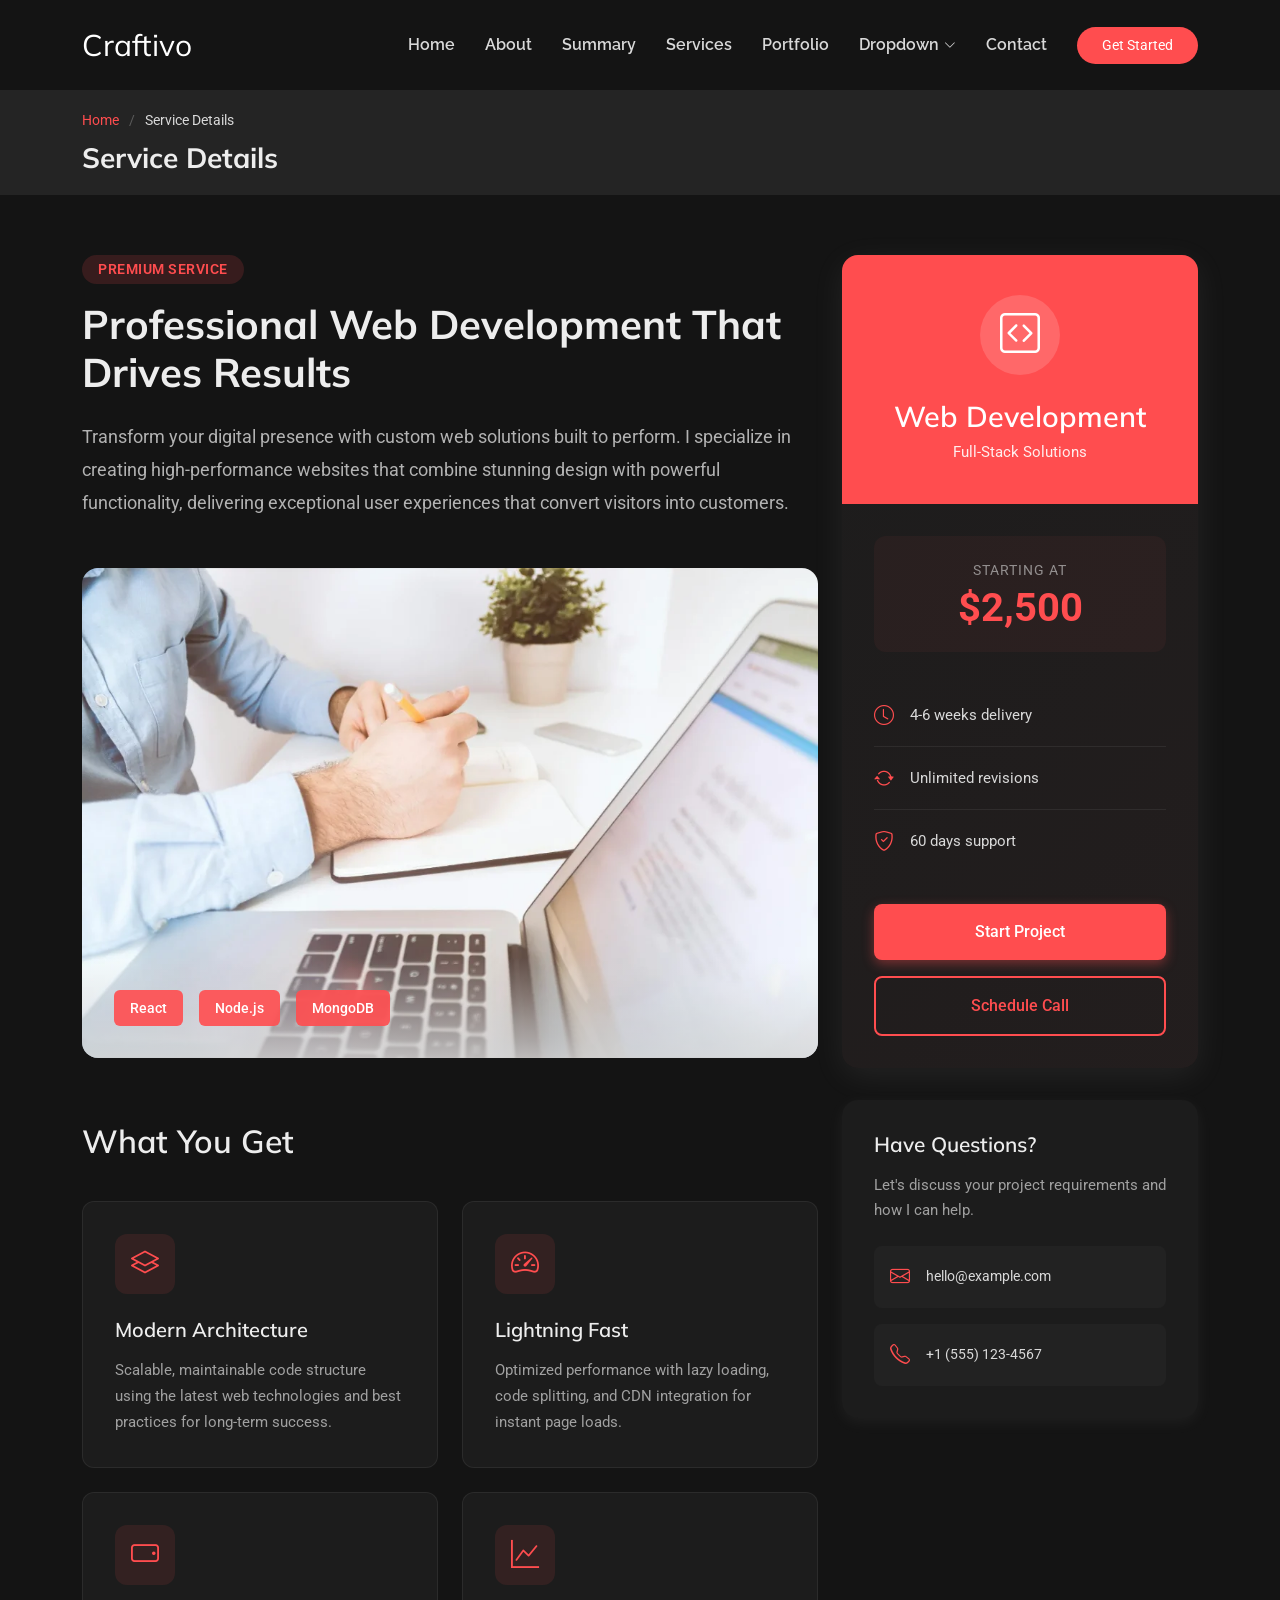
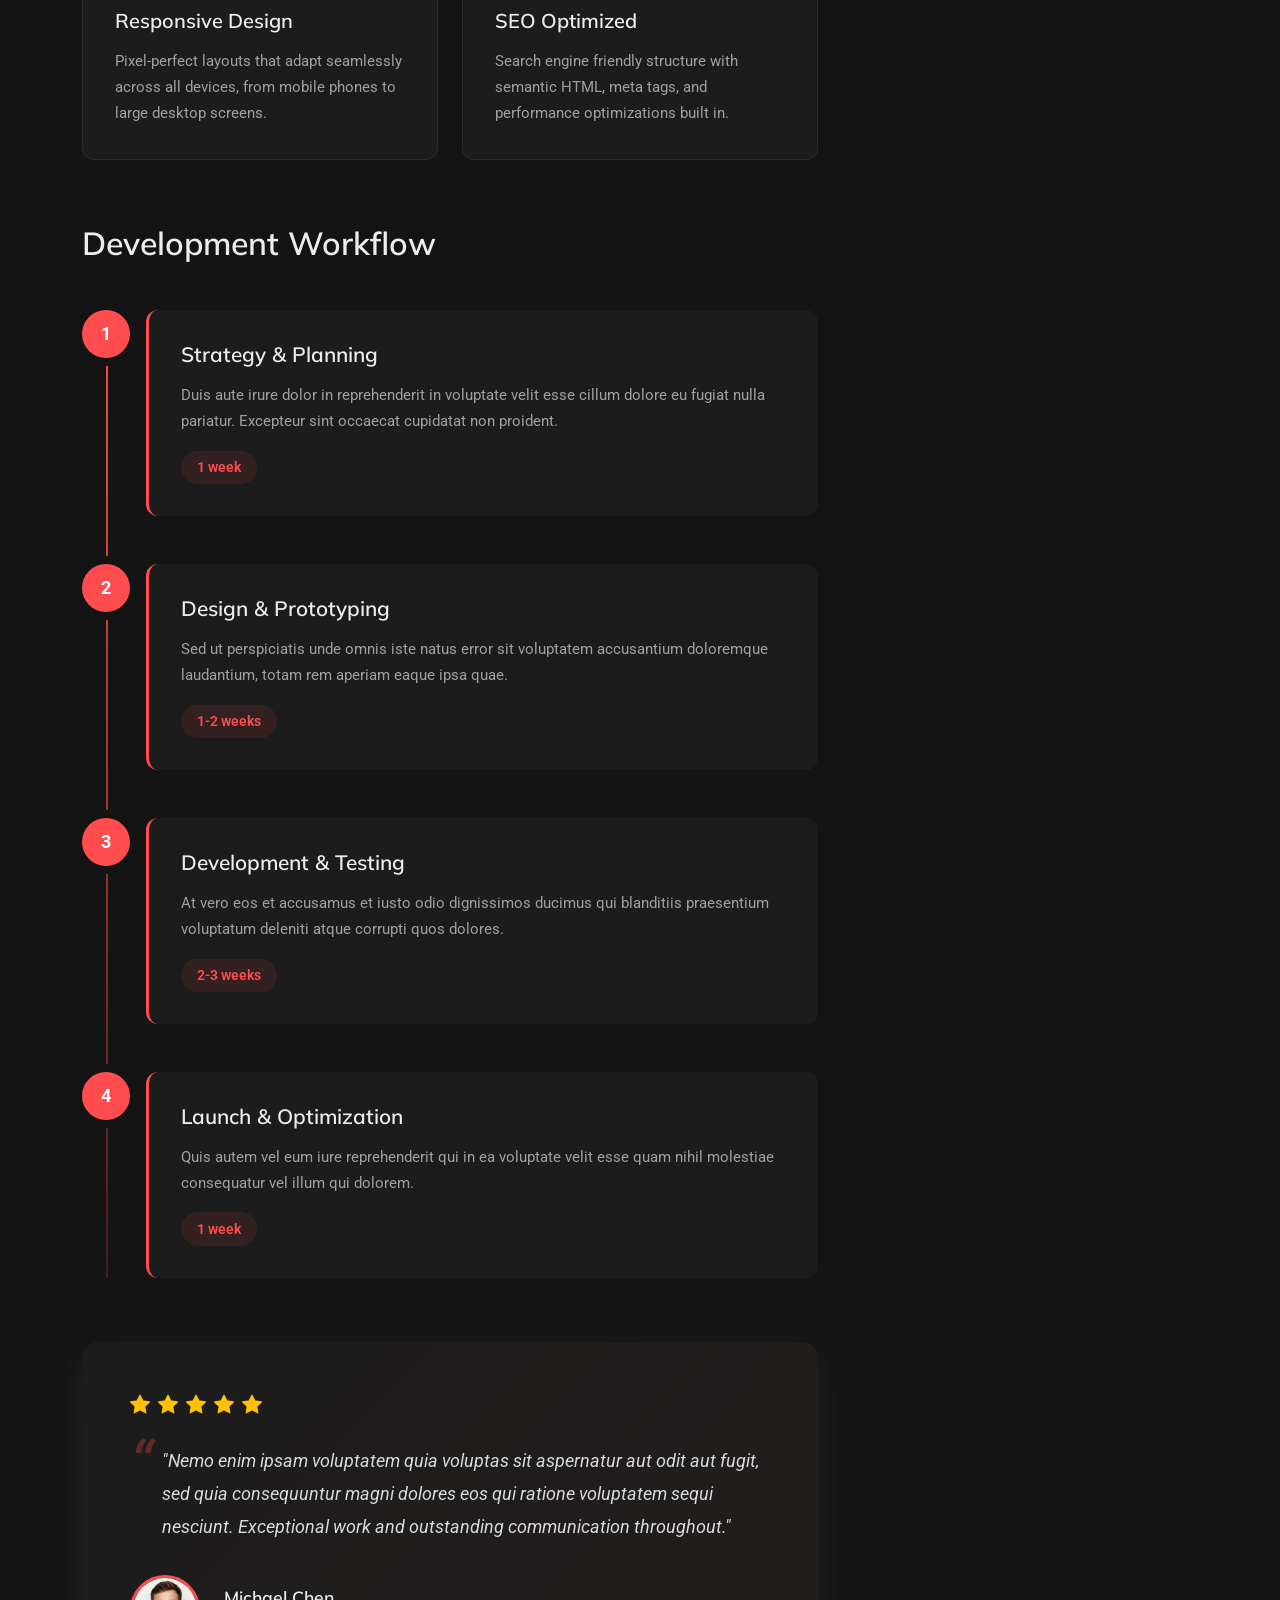
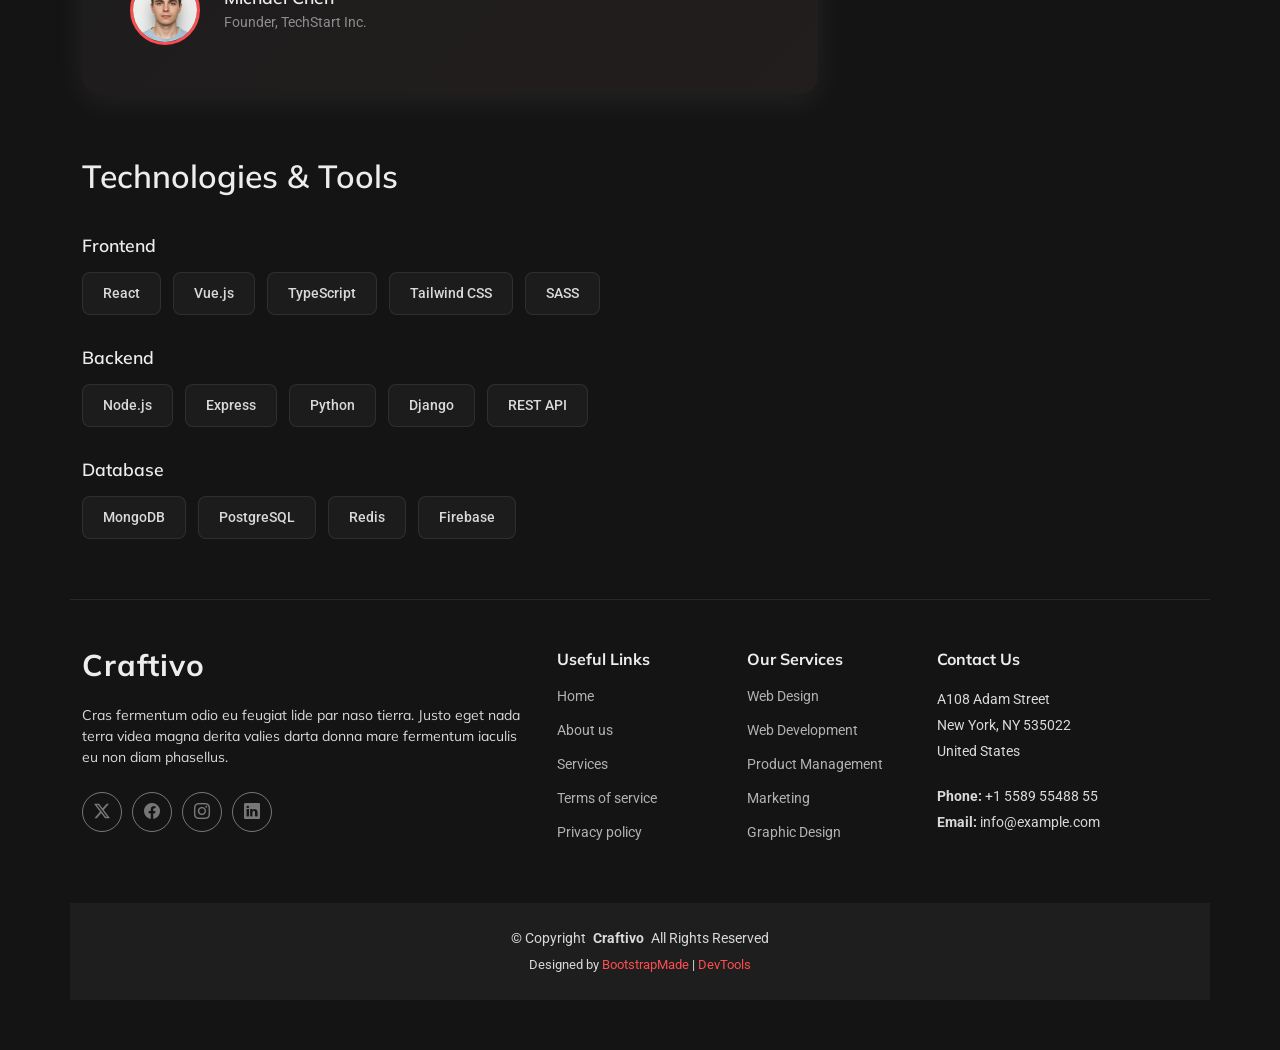
<file: service-details.html>
<!DOCTYPE html>
<html lang="en">

<head>
  <meta charset="utf-8">
  <meta content="width=device-width, initial-scale=1.0" name="viewport">
  <title>Service Details - Craftivo Bootstrap Template</title>
  <meta name="description" content="">
  <meta name="keywords" content="">

  <!-- Favicons -->
  <link href="assets/img/favicon.png" rel="icon">
  <link href="assets/img/apple-touch-icon.png" rel="apple-touch-icon">

  <!-- Fonts -->
  <link href="https://fonts.googleapis.com" rel="preconnect">
  <link href="https://fonts.gstatic.com" rel="preconnect" crossorigin>
  <link href="https://fonts.googleapis.com/css2?family=Roboto:ital,wght@0,100;0,300;0,400;0,500;0,700;0,900;1,100;1,300;1,400;1,500;1,700;1,900&family=Raleway:ital,wght@0,100;0,200;0,300;0,400;0,500;0,600;0,700;0,800;0,900;1,100;1,200;1,300;1,400;1,500;1,600;1,700;1,800;1,900&family=Mulish:ital,wght@0,200;0,300;0,400;0,500;0,600;0,700;0,800;0,900;1,200;1,300;1,400;1,500;1,600;1,700;1,800;1,900&display=swap" rel="stylesheet">

  <!-- Vendor CSS Files -->
  <link href="assets/vendor/bootstrap/css/bootstrap.min.css" rel="stylesheet">
  <link href="assets/vendor/bootstrap-icons/bootstrap-icons.css" rel="stylesheet">
  <link href="assets/vendor/aos/aos.css" rel="stylesheet">
  <link href="assets/vendor/glightbox/css/glightbox.min.css" rel="stylesheet">
  <link href="assets/vendor/swiper/swiper-bundle.min.css" rel="stylesheet">

  <!-- Main CSS File -->
  <link href="assets/css/main.css" rel="stylesheet">

  <!-- =======================================================
  * Template Name: Craftivo
  * Template URL: https://bootstrapmade.com/craftivo-bootstrap-portfolio-template/
  * Updated: Oct 04 2025 with Bootstrap v5.3.8
  * Author: BootstrapMade.com
  * License: https://bootstrapmade.com/license/
  ======================================================== -->
</head>

<body class="service-details-page">

  <header id="header" class="header d-flex align-items-center sticky-top">
    <div class="container-fluid container-xl position-relative d-flex align-items-center">

      <a href="index.html" class="logo d-flex align-items-center me-auto">
        <!-- Uncomment the line below if you also wish to use an image logo -->
        <!-- <img src="assets/img/logo.webp" alt=""> -->
        <h1 class="sitename">Craftivo</h1>
      </a>

      <nav id="navmenu" class="navmenu">
        <ul>
          <li><a href="#hero">Home</a></li>
          <li><a href="#about">About</a></li>
          <li><a href="#resume">Summary</a></li>
          <li><a href="#services">Services</a></li>
          <li><a href="#portfolio">Portfolio</a></li>
          <li class="dropdown"><a href="#"><span>Dropdown</span> <i class="bi bi-chevron-down toggle-dropdown"></i></a>
            <ul>
              <li><a href="#">Dropdown 1</a></li>
              <li class="dropdown"><a href="#"><span>Deep Dropdown</span> <i class="bi bi-chevron-down toggle-dropdown"></i></a>
                <ul>
                  <li><a href="#">Deep Dropdown 1</a></li>
                  <li><a href="#">Deep Dropdown 2</a></li>
                  <li><a href="#">Deep Dropdown 3</a></li>
                  <li><a href="#">Deep Dropdown 4</a></li>
                  <li><a href="#">Deep Dropdown 5</a></li>
                </ul>
              </li>
              <li><a href="#">Dropdown 2</a></li>
              <li><a href="#">Dropdown 3</a></li>
              <li><a href="#">Dropdown 4</a></li>
            </ul>
          </li>
          <li><a href="#contact">Contact</a></li>
        </ul>
        <i class="mobile-nav-toggle d-xl-none bi bi-list"></i>
      </nav>

      <a class="btn-getstarted" href="#about">Get Started</a>

    </div>
  </header>

  <main class="main">

    <!-- Page Title -->
    <div class="page-title light-background">
      <div class="container">
        <nav class="breadcrumbs">
          <ol>
            <li><a href="index.html">Home</a></li>
            <li class="current">Service Details</li>
          </ol>
        </nav>
        <h1>Service Details</h1>
      </div>
    </div><!-- End Page Title -->

    <!-- Service Details Section -->
    <section id="service-details" class="service-details section">

      <div class="container" data-aos="fade-up" data-aos-delay="100">

        <div class="row">

          <div class="col-lg-4 order-lg-2">

            <div class="sticky-sidebar">

              <div class="service-card" data-aos="fade-left" data-aos-delay="200">
                <div class="card-header">
                  <div class="service-icon">
                    <i class="bi bi-code-square"></i>
                  </div>
                  <h3>Web Development</h3>
                  <p class="service-tagline">Full-Stack Solutions</p>
                </div>
                <div class="card-body">
                  <div class="price-tag">
                    <span class="label">Starting at</span>
                    <span class="price">$2,500</span>
                  </div>
                  <ul class="quick-info">
                    <li>
                      <i class="bi bi-clock"></i>
                      <span>4-6 weeks delivery</span>
                    </li>
                    <li>
                      <i class="bi bi-arrow-repeat"></i>
                      <span>Unlimited revisions</span>
                    </li>
                    <li>
                      <i class="bi bi-shield-check"></i>
                      <span>60 days support</span>
                    </li>
                  </ul>
                  <div class="cta-buttons">
                    <a href="#" class="btn-primary">Start Project</a>
                    <a href="#" class="btn-secondary">Schedule Call</a>
                  </div>
                </div>
              </div>

              <div class="contact-card" data-aos="fade-left" data-aos-delay="300">
                <h4>Have Questions?</h4>
                <p>Let's discuss your project requirements and how I can help.</p>
                <div class="contact-methods">
                  <a href="mailto:hello@example.com" class="contact-item">
                    <i class="bi bi-envelope"></i>
                    <span>hello@example.com</span>
                  </a>
                  <a href="tel:+15551234567" class="contact-item">
                    <i class="bi bi-telephone"></i>
                    <span>+1 (555) 123-4567</span>
                  </a>
                </div>
              </div>

            </div>

          </div>

          <div class="col-lg-8 order-lg-1">

            <div class="service-overview" data-aos="fade-up" data-aos-delay="200">
              <div class="overview-header">
                <span class="badge">Premium Service</span>
                <h2>Professional Web Development That Drives Results</h2>
              </div>
              <p class="lead-text">Transform your digital presence with custom web solutions built to perform. I specialize in creating high-performance websites that combine stunning design with powerful functionality, delivering exceptional user experiences that convert visitors into customers.</p>
            </div>

            <div class="service-image-showcase" data-aos="zoom-in" data-aos-delay="300">
              <img src="assets/img/services/services-1.webp" alt="Web Development" class="img-fluid main-image">
              <div class="image-overlay">
                <div class="tech-stack">
                  <span class="tech-item">React</span>
                  <span class="tech-item">Node.js</span>
                  <span class="tech-item">MongoDB</span>
                </div>
              </div>
            </div>

            <div class="features-grid" data-aos="fade-up" data-aos-delay="400">
              <h3 class="section-heading">What You Get</h3>
              <div class="row g-4">
                <div class="col-md-6">
                  <div class="feature-box">
                    <div class="icon-wrapper">
                      <i class="bi bi-layers"></i>
                    </div>
                    <h4>Modern Architecture</h4>
                    <p>Scalable, maintainable code structure using the latest web technologies and best practices for long-term success.</p>
                  </div>
                </div>
                <div class="col-md-6">
                  <div class="feature-box">
                    <div class="icon-wrapper">
                      <i class="bi bi-speedometer2"></i>
                    </div>
                    <h4>Lightning Fast</h4>
                    <p>Optimized performance with lazy loading, code splitting, and CDN integration for instant page loads.</p>
                  </div>
                </div>
                <div class="col-md-6">
                  <div class="feature-box">
                    <div class="icon-wrapper">
                      <i class="bi bi-phone-landscape"></i>
                    </div>
                    <h4>Responsive Design</h4>
                    <p>Pixel-perfect layouts that adapt seamlessly across all devices, from mobile phones to large desktop screens.</p>
                  </div>
                </div>
                <div class="col-md-6">
                  <div class="feature-box">
                    <div class="icon-wrapper">
                      <i class="bi bi-graph-up"></i>
                    </div>
                    <h4>SEO Optimized</h4>
                    <p>Search engine friendly structure with semantic HTML, meta tags, and performance optimizations built in.</p>
                  </div>
                </div>
              </div>
            </div>

            <div class="workflow-section" data-aos="fade-up" data-aos-delay="500">
              <h3 class="section-heading">Development Workflow</h3>
              <div class="timeline">
                <div class="timeline-item">
                  <div class="timeline-marker">1</div>
                  <div class="timeline-content">
                    <h4>Strategy &amp; Planning</h4>
                    <p>Duis aute irure dolor in reprehenderit in voluptate velit esse cillum dolore eu fugiat nulla pariatur. Excepteur sint occaecat cupidatat non proident.</p>
                    <span class="duration">1 week</span>
                  </div>
                </div>
                <div class="timeline-item">
                  <div class="timeline-marker">2</div>
                  <div class="timeline-content">
                    <h4>Design &amp; Prototyping</h4>
                    <p>Sed ut perspiciatis unde omnis iste natus error sit voluptatem accusantium doloremque laudantium, totam rem aperiam eaque ipsa quae.</p>
                    <span class="duration">1-2 weeks</span>
                  </div>
                </div>
                <div class="timeline-item">
                  <div class="timeline-marker">3</div>
                  <div class="timeline-content">
                    <h4>Development &amp; Testing</h4>
                    <p>At vero eos et accusamus et iusto odio dignissimos ducimus qui blanditiis praesentium voluptatum deleniti atque corrupti quos dolores.</p>
                    <span class="duration">2-3 weeks</span>
                  </div>
                </div>
                <div class="timeline-item">
                  <div class="timeline-marker">4</div>
                  <div class="timeline-content">
                    <h4>Launch &amp; Optimization</h4>
                    <p>Quis autem vel eum iure reprehenderit qui in ea voluptate velit esse quam nihil molestiae consequatur vel illum qui dolorem.</p>
                    <span class="duration">1 week</span>
                  </div>
                </div>
              </div>
            </div>

            <div class="testimonial-section" data-aos="fade-up" data-aos-delay="600">
              <div class="testimonial-card">
                <div class="stars">
                  <i class="bi bi-star-fill"></i>
                  <i class="bi bi-star-fill"></i>
                  <i class="bi bi-star-fill"></i>
                  <i class="bi bi-star-fill"></i>
                  <i class="bi bi-star-fill"></i>
                </div>
                <blockquote>
                  "Nemo enim ipsam voluptatem quia voluptas sit aspernatur aut odit aut fugit, sed quia consequuntur magni dolores eos qui ratione voluptatem sequi nesciunt. Exceptional work and outstanding communication throughout."
                </blockquote>
                <div class="client-info">
                  <img src="assets/img/person/person-m-5.webp" alt="Michael Chen" class="client-avatar">
                  <div class="client-details">
                    <h5>Michael Chen</h5>
                    <p>Founder, TechStart Inc.</p>
                  </div>
                </div>
              </div>
            </div>

            <div class="tech-details" data-aos="fade-up" data-aos-delay="700">
              <h3 class="section-heading">Technologies &amp; Tools</h3>
              <div class="tech-categories">
                <div class="tech-category">
                  <h5>Frontend</h5>
                  <div class="tech-tags">
                    <span>React</span>
                    <span>Vue.js</span>
                    <span>TypeScript</span>
                    <span>Tailwind CSS</span>
                    <span>SASS</span>
                  </div>
                </div>
                <div class="tech-category">
                  <h5>Backend</h5>
                  <div class="tech-tags">
                    <span>Node.js</span>
                    <span>Express</span>
                    <span>Python</span>
                    <span>Django</span>
                    <span>REST API</span>
                  </div>
                </div>
                <div class="tech-category">
                  <h5>Database</h5>
                  <div class="tech-tags">
                    <span>MongoDB</span>
                    <span>PostgreSQL</span>
                    <span>Redis</span>
                    <span>Firebase</span>
                  </div>
                </div>
              </div>
            </div>

          </div>

        </div>

      </div>

    </section><!-- /Service Details Section -->

  </main>

  <footer id="footer" class="footer">

    <div class="container footer-top">
      <div class="row gy-4">
        <div class="col-lg-5 col-md-12 footer-about">
          <a href="index.html" class="logo d-flex align-items-center">
            <span class="sitename">Craftivo</span>
          </a>
          <p>Cras fermentum odio eu feugiat lide par naso tierra. Justo eget nada terra videa magna derita valies darta donna mare fermentum iaculis eu non diam phasellus.</p>
          <div class="social-links d-flex mt-4">
            <a href=""><i class="bi bi-twitter-x"></i></a>
            <a href=""><i class="bi bi-facebook"></i></a>
            <a href=""><i class="bi bi-instagram"></i></a>
            <a href=""><i class="bi bi-linkedin"></i></a>
          </div>
        </div>

        <div class="col-lg-2 col-6 footer-links">
          <h4>Useful Links</h4>
          <ul>
            <li><a href="#">Home</a></li>
            <li><a href="#">About us</a></li>
            <li><a href="#">Services</a></li>
            <li><a href="#">Terms of service</a></li>
            <li><a href="#">Privacy policy</a></li>
          </ul>
        </div>

        <div class="col-lg-2 col-6 footer-links">
          <h4>Our Services</h4>
          <ul>
            <li><a href="#">Web Design</a></li>
            <li><a href="#">Web Development</a></li>
            <li><a href="#">Product Management</a></li>
            <li><a href="#">Marketing</a></li>
            <li><a href="#">Graphic Design</a></li>
          </ul>
        </div>

        <div class="col-lg-3 col-md-12 footer-contact text-center text-md-start">
          <h4>Contact Us</h4>
          <p>A108 Adam Street</p>
          <p>New York, NY 535022</p>
          <p>United States</p>
          <p class="mt-4"><strong>Phone:</strong> <span>+1 5589 55488 55</span></p>
          <p><strong>Email:</strong> <span>info@example.com</span></p>
        </div>

      </div>
    </div>

    <div class="container copyright text-center mt-4">
      <p>© <span>Copyright</span> <strong class="px-1 sitename">Craftivo</strong> <span>All Rights Reserved</span></p>
      <div class="credits">
        <!-- All the links in the footer should remain intact. -->
        <!-- You can delete the links only if you've purchased the pro version. -->
        <!-- Licensing information: https://bootstrapmade.com/license/ -->
        <!-- Purchase the pro version with working PHP/AJAX contact form: [buy-url] -->
        Designed by <a href="https://bootstrapmade.com/">BootstrapMade</a> | <a href="https://bootstrapmade.com/tools/">DevTools</a>
      </div>
    </div>

  </footer>

  <!-- Scroll Top -->
  <a href="#" id="scroll-top" class="scroll-top d-flex align-items-center justify-content-center"><i class="bi bi-arrow-up-short"></i></a>

  <!-- Preloader -->
  <div id="preloader"></div>

  <!-- Vendor JS Files -->
  <script src="assets/vendor/bootstrap/js/bootstrap.bundle.min.js"></script>
  <script src="assets/vendor/php-email-form/validate.js"></script>
  <script src="assets/vendor/aos/aos.js"></script>
  <script src="assets/vendor/typed.js/typed.umd.js"></script>
  <script src="assets/vendor/waypoints/noframework.waypoints.js"></script>
  <script src="assets/vendor/glightbox/js/glightbox.min.js"></script>
  <script src="assets/vendor/imagesloaded/imagesloaded.pkgd.min.js"></script>
  <script src="assets/vendor/isotope-layout/isotope.pkgd.min.js"></script>
  <script src="assets/vendor/swiper/swiper-bundle.min.js"></script>

  <!-- Main JS File -->
  <script src="assets/js/main.js"></script>

</body>

</html>
</file>
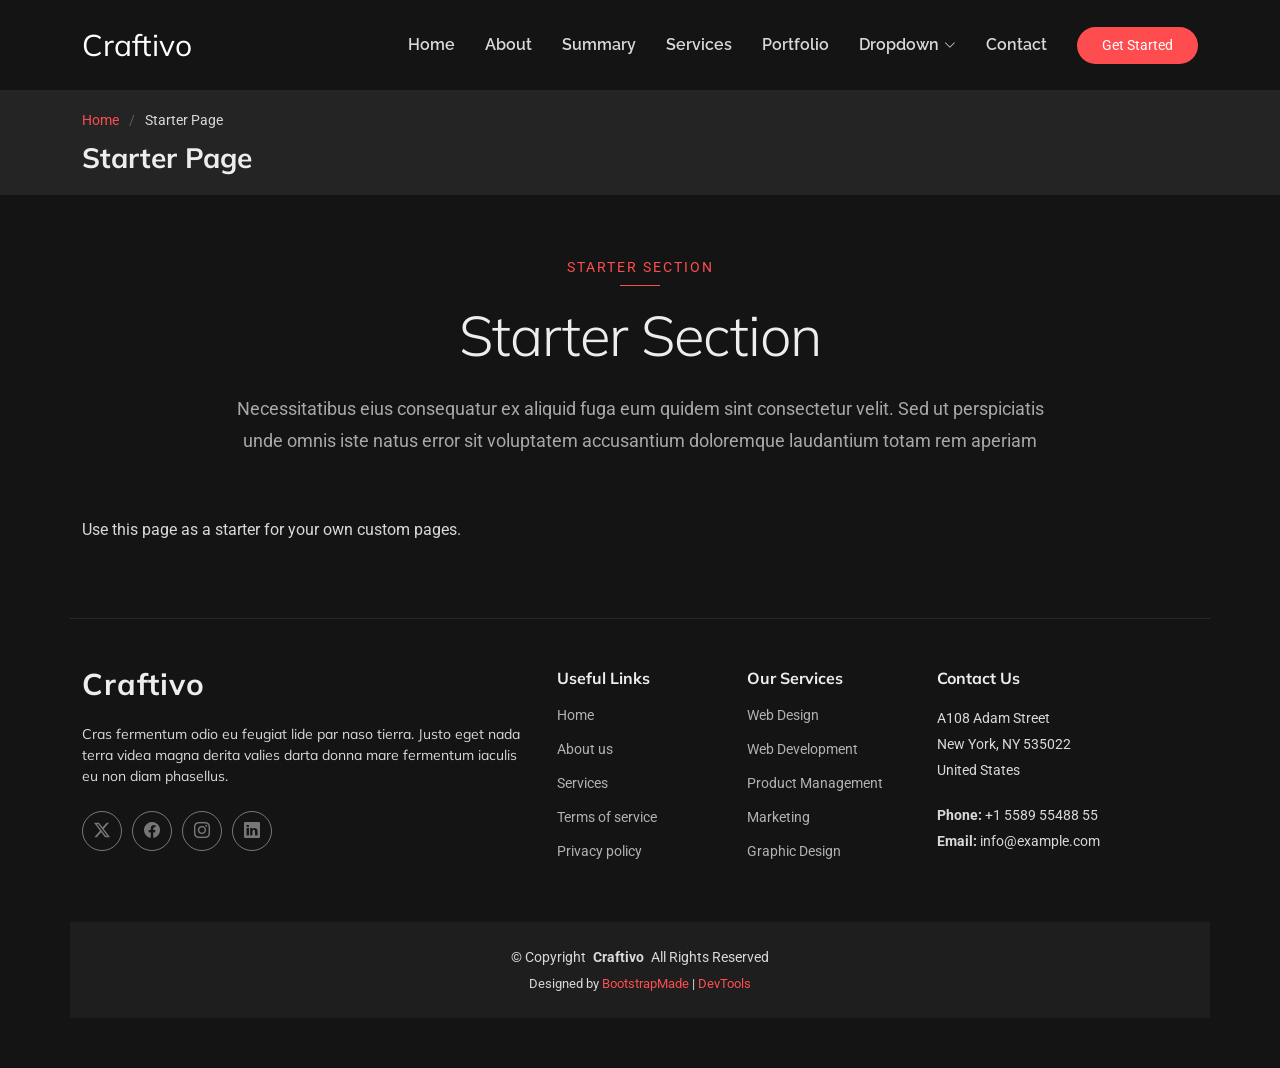
<file: starter-page.html>
<!DOCTYPE html>
<html lang="en">

<head>
  <meta charset="utf-8">
  <meta content="width=device-width, initial-scale=1.0" name="viewport">
  <title>Starter Page - Craftivo Bootstrap Template</title>
  <meta name="description" content="">
  <meta name="keywords" content="">

  <!-- Favicons -->
  <link href="assets/img/favicon.png" rel="icon">
  <link href="assets/img/apple-touch-icon.png" rel="apple-touch-icon">

  <!-- Fonts -->
  <link href="https://fonts.googleapis.com" rel="preconnect">
  <link href="https://fonts.gstatic.com" rel="preconnect" crossorigin>
  <link href="https://fonts.googleapis.com/css2?family=Roboto:ital,wght@0,100;0,300;0,400;0,500;0,700;0,900;1,100;1,300;1,400;1,500;1,700;1,900&family=Raleway:ital,wght@0,100;0,200;0,300;0,400;0,500;0,600;0,700;0,800;0,900;1,100;1,200;1,300;1,400;1,500;1,600;1,700;1,800;1,900&family=Mulish:ital,wght@0,200;0,300;0,400;0,500;0,600;0,700;0,800;0,900;1,200;1,300;1,400;1,500;1,600;1,700;1,800;1,900&display=swap" rel="stylesheet">

  <!-- Vendor CSS Files -->
  <link href="assets/vendor/bootstrap/css/bootstrap.min.css" rel="stylesheet">
  <link href="assets/vendor/bootstrap-icons/bootstrap-icons.css" rel="stylesheet">
  <link href="assets/vendor/aos/aos.css" rel="stylesheet">
  <link href="assets/vendor/glightbox/css/glightbox.min.css" rel="stylesheet">
  <link href="assets/vendor/swiper/swiper-bundle.min.css" rel="stylesheet">

  <!-- Main CSS File -->
  <link href="assets/css/main.css" rel="stylesheet">

  <!-- =======================================================
  * Template Name: Craftivo
  * Template URL: https://bootstrapmade.com/craftivo-bootstrap-portfolio-template/
  * Updated: Oct 04 2025 with Bootstrap v5.3.8
  * Author: BootstrapMade.com
  * License: https://bootstrapmade.com/license/
  ======================================================== -->
</head>

<body class="starter-page-page">

  <header id="header" class="header d-flex align-items-center sticky-top">
    <div class="container-fluid container-xl position-relative d-flex align-items-center">

      <a href="index.html" class="logo d-flex align-items-center me-auto">
        <!-- Uncomment the line below if you also wish to use an image logo -->
        <!-- <img src="assets/img/logo.webp" alt=""> -->
        <h1 class="sitename">Craftivo</h1>
      </a>

      <nav id="navmenu" class="navmenu">
        <ul>
          <li><a href="#hero">Home</a></li>
          <li><a href="#about">About</a></li>
          <li><a href="#resume">Summary</a></li>
          <li><a href="#services">Services</a></li>
          <li><a href="#portfolio">Portfolio</a></li>
          <li class="dropdown"><a href="#"><span>Dropdown</span> <i class="bi bi-chevron-down toggle-dropdown"></i></a>
            <ul>
              <li><a href="#">Dropdown 1</a></li>
              <li class="dropdown"><a href="#"><span>Deep Dropdown</span> <i class="bi bi-chevron-down toggle-dropdown"></i></a>
                <ul>
                  <li><a href="#">Deep Dropdown 1</a></li>
                  <li><a href="#">Deep Dropdown 2</a></li>
                  <li><a href="#">Deep Dropdown 3</a></li>
                  <li><a href="#">Deep Dropdown 4</a></li>
                  <li><a href="#">Deep Dropdown 5</a></li>
                </ul>
              </li>
              <li><a href="#">Dropdown 2</a></li>
              <li><a href="#">Dropdown 3</a></li>
              <li><a href="#">Dropdown 4</a></li>
            </ul>
          </li>
          <li><a href="#contact">Contact</a></li>
        </ul>
        <i class="mobile-nav-toggle d-xl-none bi bi-list"></i>
      </nav>

      <a class="btn-getstarted" href="#about">Get Started</a>

    </div>
  </header>

  <main class="main">

    <!-- Page Title -->
    <div class="page-title light-background">
      <div class="container">
        <nav class="breadcrumbs">
          <ol>
            <li><a href="index.html">Home</a></li>
            <li class="current">Starter Page</li>
          </ol>
        </nav>
        <h1>Starter Page</h1>
      </div>
    </div><!-- End Page Title -->

    <!-- Starter Section Section -->
    <section id="starter-section" class="starter-section section">

      <!-- Section Title -->
      <div class="container section-title" data-aos="fade-up">
        <span class="subtitle">Starter Section</span>
        <h2>Starter Section</h2>
        <p>Necessitatibus eius consequatur ex aliquid fuga eum quidem sint consectetur velit. Sed ut perspiciatis unde omnis iste natus error sit voluptatem accusantium doloremque laudantium totam rem aperiam</p>
      </div><!-- End Section Title -->

      <div class="container" data-aos="fade-up">
        <p>Use this page as a starter for your own custom pages.</p>
      </div>

    </section><!-- /Starter Section Section -->

  </main>

  <footer id="footer" class="footer">

    <div class="container footer-top">
      <div class="row gy-4">
        <div class="col-lg-5 col-md-12 footer-about">
          <a href="index.html" class="logo d-flex align-items-center">
            <span class="sitename">Craftivo</span>
          </a>
          <p>Cras fermentum odio eu feugiat lide par naso tierra. Justo eget nada terra videa magna derita valies darta donna mare fermentum iaculis eu non diam phasellus.</p>
          <div class="social-links d-flex mt-4">
            <a href=""><i class="bi bi-twitter-x"></i></a>
            <a href=""><i class="bi bi-facebook"></i></a>
            <a href=""><i class="bi bi-instagram"></i></a>
            <a href=""><i class="bi bi-linkedin"></i></a>
          </div>
        </div>

        <div class="col-lg-2 col-6 footer-links">
          <h4>Useful Links</h4>
          <ul>
            <li><a href="#">Home</a></li>
            <li><a href="#">About us</a></li>
            <li><a href="#">Services</a></li>
            <li><a href="#">Terms of service</a></li>
            <li><a href="#">Privacy policy</a></li>
          </ul>
        </div>

        <div class="col-lg-2 col-6 footer-links">
          <h4>Our Services</h4>
          <ul>
            <li><a href="#">Web Design</a></li>
            <li><a href="#">Web Development</a></li>
            <li><a href="#">Product Management</a></li>
            <li><a href="#">Marketing</a></li>
            <li><a href="#">Graphic Design</a></li>
          </ul>
        </div>

        <div class="col-lg-3 col-md-12 footer-contact text-center text-md-start">
          <h4>Contact Us</h4>
          <p>A108 Adam Street</p>
          <p>New York, NY 535022</p>
          <p>United States</p>
          <p class="mt-4"><strong>Phone:</strong> <span>+1 5589 55488 55</span></p>
          <p><strong>Email:</strong> <span>info@example.com</span></p>
        </div>

      </div>
    </div>

    <div class="container copyright text-center mt-4">
      <p>© <span>Copyright</span> <strong class="px-1 sitename">Craftivo</strong> <span>All Rights Reserved</span></p>
      <div class="credits">
        <!-- All the links in the footer should remain intact. -->
        <!-- You can delete the links only if you've purchased the pro version. -->
        <!-- Licensing information: https://bootstrapmade.com/license/ -->
        <!-- Purchase the pro version with working PHP/AJAX contact form: [buy-url] -->
        Designed by <a href="https://bootstrapmade.com/">BootstrapMade</a> | <a href="https://bootstrapmade.com/tools/">DevTools</a>
      </div>
    </div>

  </footer>

  <!-- Scroll Top -->
  <a href="#" id="scroll-top" class="scroll-top d-flex align-items-center justify-content-center"><i class="bi bi-arrow-up-short"></i></a>

  <!-- Preloader -->
  <div id="preloader"></div>

  <!-- Vendor JS Files -->
  <script src="assets/vendor/bootstrap/js/bootstrap.bundle.min.js"></script>
  <script src="assets/vendor/php-email-form/validate.js"></script>
  <script src="assets/vendor/aos/aos.js"></script>
  <script src="assets/vendor/typed.js/typed.umd.js"></script>
  <script src="assets/vendor/waypoints/noframework.waypoints.js"></script>
  <script src="assets/vendor/glightbox/js/glightbox.min.js"></script>
  <script src="assets/vendor/imagesloaded/imagesloaded.pkgd.min.js"></script>
  <script src="assets/vendor/isotope-layout/isotope.pkgd.min.js"></script>
  <script src="assets/vendor/swiper/swiper-bundle.min.js"></script>

  <!-- Main JS File -->
  <script src="assets/js/main.js"></script>

</body>

</html>
</file>
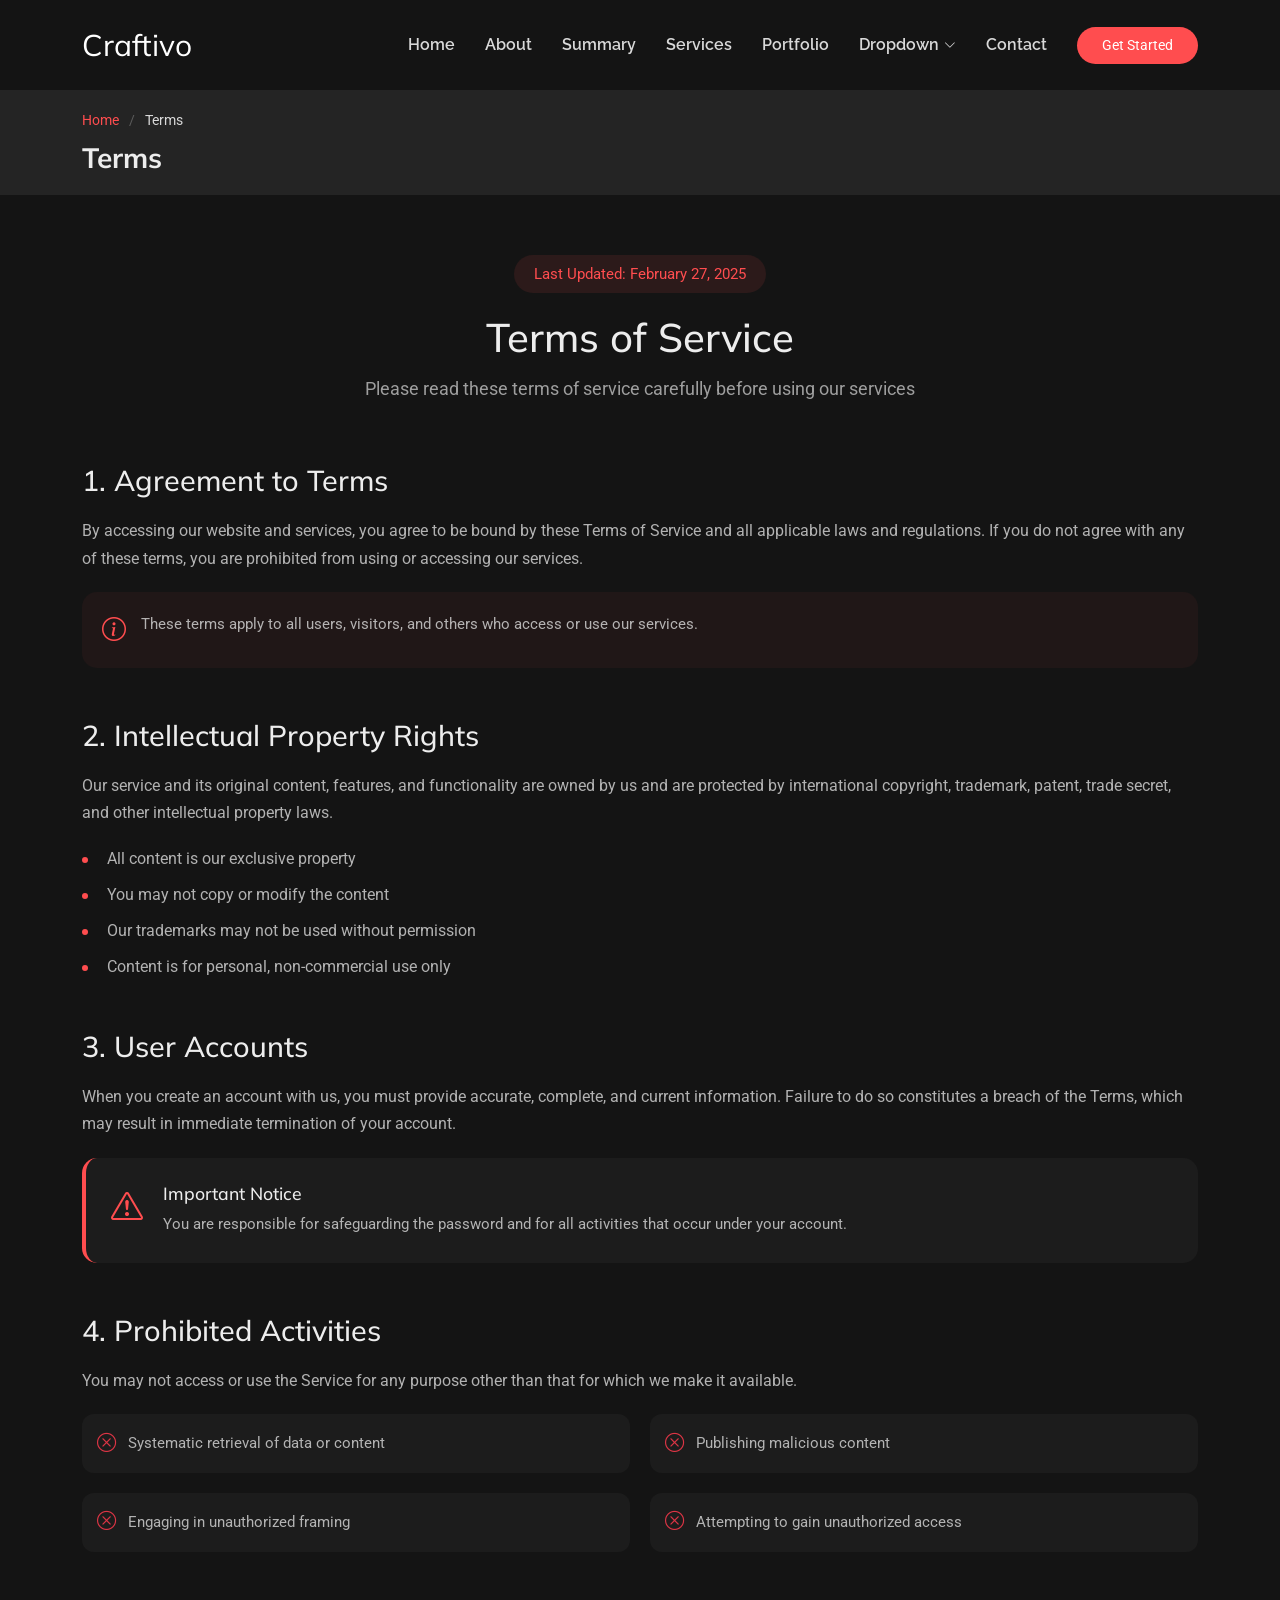
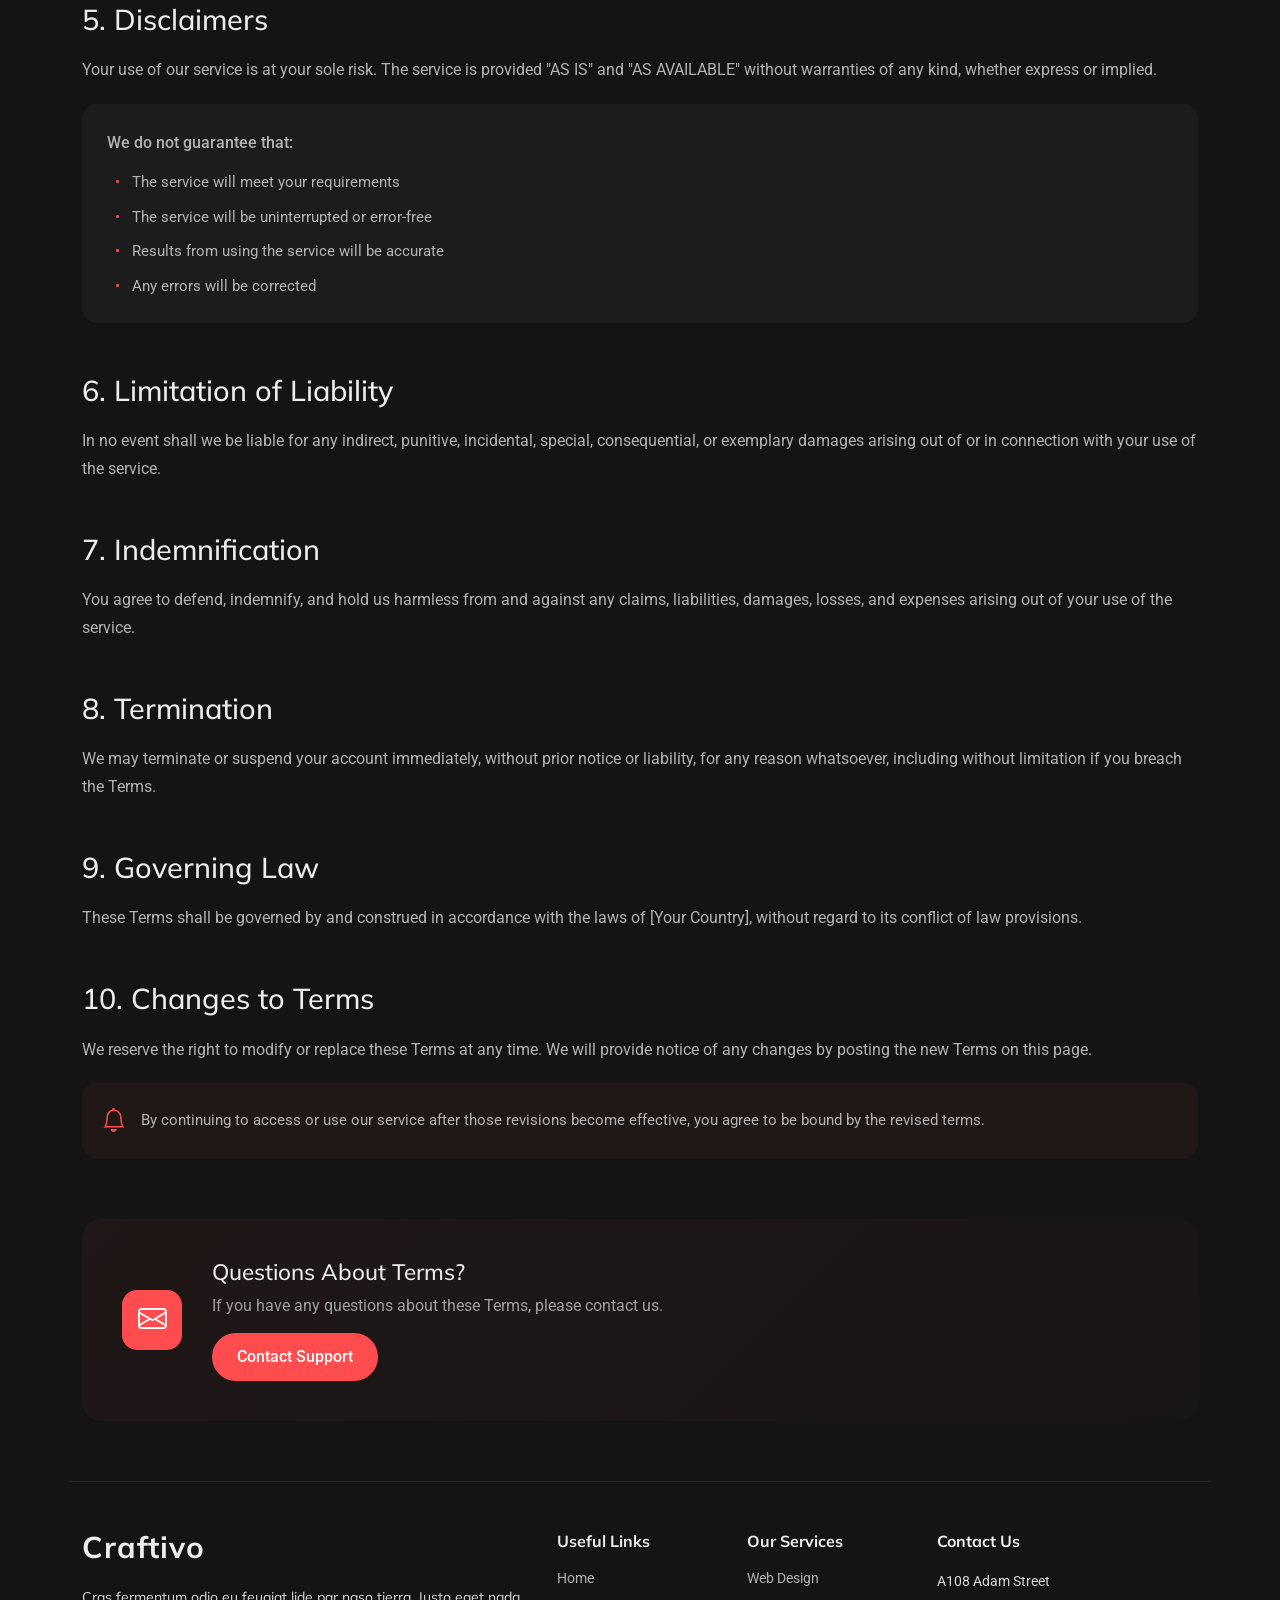
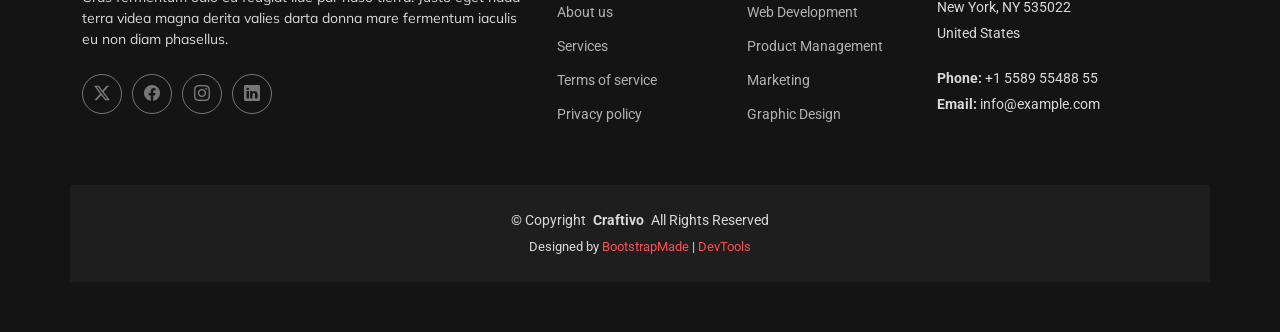
<file: terms.html>
<!DOCTYPE html>
<html lang="en">

<head>
  <meta charset="utf-8">
  <meta content="width=device-width, initial-scale=1.0" name="viewport">
  <title>Terms - Craftivo Bootstrap Template</title>
  <meta name="description" content="">
  <meta name="keywords" content="">

  <!-- Favicons -->
  <link href="assets/img/favicon.png" rel="icon">
  <link href="assets/img/apple-touch-icon.png" rel="apple-touch-icon">

  <!-- Fonts -->
  <link href="https://fonts.googleapis.com" rel="preconnect">
  <link href="https://fonts.gstatic.com" rel="preconnect" crossorigin>
  <link href="https://fonts.googleapis.com/css2?family=Roboto:ital,wght@0,100;0,300;0,400;0,500;0,700;0,900;1,100;1,300;1,400;1,500;1,700;1,900&family=Raleway:ital,wght@0,100;0,200;0,300;0,400;0,500;0,600;0,700;0,800;0,900;1,100;1,200;1,300;1,400;1,500;1,600;1,700;1,800;1,900&family=Mulish:ital,wght@0,200;0,300;0,400;0,500;0,600;0,700;0,800;0,900;1,200;1,300;1,400;1,500;1,600;1,700;1,800;1,900&display=swap" rel="stylesheet">

  <!-- Vendor CSS Files -->
  <link href="assets/vendor/bootstrap/css/bootstrap.min.css" rel="stylesheet">
  <link href="assets/vendor/bootstrap-icons/bootstrap-icons.css" rel="stylesheet">
  <link href="assets/vendor/aos/aos.css" rel="stylesheet">
  <link href="assets/vendor/glightbox/css/glightbox.min.css" rel="stylesheet">
  <link href="assets/vendor/swiper/swiper-bundle.min.css" rel="stylesheet">

  <!-- Main CSS File -->
  <link href="assets/css/main.css" rel="stylesheet">

  <!-- =======================================================
  * Template Name: Craftivo
  * Template URL: https://bootstrapmade.com/craftivo-bootstrap-portfolio-template/
  * Updated: Oct 04 2025 with Bootstrap v5.3.8
  * Author: BootstrapMade.com
  * License: https://bootstrapmade.com/license/
  ======================================================== -->
</head>

<body class="terms-page">

  <header id="header" class="header d-flex align-items-center sticky-top">
    <div class="container-fluid container-xl position-relative d-flex align-items-center">

      <a href="index.html" class="logo d-flex align-items-center me-auto">
        <!-- Uncomment the line below if you also wish to use an image logo -->
        <!-- <img src="assets/img/logo.webp" alt=""> -->
        <h1 class="sitename">Craftivo</h1>
      </a>

      <nav id="navmenu" class="navmenu">
        <ul>
          <li><a href="#hero">Home</a></li>
          <li><a href="#about">About</a></li>
          <li><a href="#resume">Summary</a></li>
          <li><a href="#services">Services</a></li>
          <li><a href="#portfolio">Portfolio</a></li>
          <li class="dropdown"><a href="#"><span>Dropdown</span> <i class="bi bi-chevron-down toggle-dropdown"></i></a>
            <ul>
              <li><a href="#">Dropdown 1</a></li>
              <li class="dropdown"><a href="#"><span>Deep Dropdown</span> <i class="bi bi-chevron-down toggle-dropdown"></i></a>
                <ul>
                  <li><a href="#">Deep Dropdown 1</a></li>
                  <li><a href="#">Deep Dropdown 2</a></li>
                  <li><a href="#">Deep Dropdown 3</a></li>
                  <li><a href="#">Deep Dropdown 4</a></li>
                  <li><a href="#">Deep Dropdown 5</a></li>
                </ul>
              </li>
              <li><a href="#">Dropdown 2</a></li>
              <li><a href="#">Dropdown 3</a></li>
              <li><a href="#">Dropdown 4</a></li>
            </ul>
          </li>
          <li><a href="#contact">Contact</a></li>
        </ul>
        <i class="mobile-nav-toggle d-xl-none bi bi-list"></i>
      </nav>

      <a class="btn-getstarted" href="#about">Get Started</a>

    </div>
  </header>

  <main class="main">

    <!-- Page Title -->
    <div class="page-title light-background">
      <div class="container">
        <nav class="breadcrumbs">
          <ol>
            <li><a href="index.html">Home</a></li>
            <li class="current">Terms</li>
          </ol>
        </nav>
        <h1>Terms</h1>
      </div>
    </div><!-- End Page Title -->

    <!-- Terms Of Service Section -->
    <section id="terms-of-service" class="terms-of-service section">

      <div class="container" data-aos="fade-up">
        <!-- Page Header -->
        <div class="tos-header text-center" data-aos="fade-up">
          <span class="last-updated">Last Updated: February 27, 2025</span>
          <h2>Terms of Service</h2>
          <p>Please read these terms of service carefully before using our services</p>
        </div>

        <!-- Content -->
        <div class="tos-content" data-aos="fade-up" data-aos-delay="200">
          <!-- Agreement Section -->
          <div id="agreement" class="content-section">
            <h3>1. Agreement to Terms</h3>
            <p>By accessing our website and services, you agree to be bound by these Terms of Service and all applicable laws and regulations. If you do not agree with any of these terms, you are prohibited from using or accessing our services.</p>
            <div class="info-box">
              <i class="bi bi-info-circle"></i>
              <p>These terms apply to all users, visitors, and others who access or use our services.</p>
            </div>
          </div>

          <!-- Intellectual Property -->
          <div id="intellectual-property" class="content-section">
            <h3>2. Intellectual Property Rights</h3>
            <p>Our service and its original content, features, and functionality are owned by us and are protected by international copyright, trademark, patent, trade secret, and other intellectual property laws.</p>
            <ul class="list-items">
              <li>All content is our exclusive property</li>
              <li>You may not copy or modify the content</li>
              <li>Our trademarks may not be used without permission</li>
              <li>Content is for personal, non-commercial use only</li>
            </ul>
          </div>

          <!-- User Accounts -->
          <div id="user-accounts" class="content-section">
            <h3>3. User Accounts</h3>
            <p>When you create an account with us, you must provide accurate, complete, and current information. Failure to do so constitutes a breach of the Terms, which may result in immediate termination of your account.</p>
            <div class="alert-box">
              <i class="bi bi-exclamation-triangle"></i>
              <div class="alert-content">
                <h5>Important Notice</h5>
                <p>You are responsible for safeguarding the password and for all activities that occur under your account.</p>
              </div>
            </div>
          </div>

          <!-- Prohibited Activities -->
          <div id="prohibited" class="content-section">
            <h3>4. Prohibited Activities</h3>
            <p>You may not access or use the Service for any purpose other than that for which we make it available.</p>
            <div class="prohibited-list">
              <div class="prohibited-item">
                <i class="bi bi-x-circle"></i>
                <span>Systematic retrieval of data or content</span>
              </div>
              <div class="prohibited-item">
                <i class="bi bi-x-circle"></i>
                <span>Publishing malicious content</span>
              </div>
              <div class="prohibited-item">
                <i class="bi bi-x-circle"></i>
                <span>Engaging in unauthorized framing</span>
              </div>
              <div class="prohibited-item">
                <i class="bi bi-x-circle"></i>
                <span>Attempting to gain unauthorized access</span>
              </div>
            </div>
          </div>

          <!-- Disclaimers -->
          <div id="disclaimer" class="content-section">
            <h3>5. Disclaimers</h3>
            <p>Your use of our service is at your sole risk. The service is provided "AS IS" and "AS AVAILABLE" without warranties of any kind, whether express or implied.</p>
            <div class="disclaimer-box">
              <p>We do not guarantee that:</p>
              <ul>
                <li>The service will meet your requirements</li>
                <li>The service will be uninterrupted or error-free</li>
                <li>Results from using the service will be accurate</li>
                <li>Any errors will be corrected</li>
              </ul>
            </div>
          </div>

          <!-- Limitation of Liability -->
          <div id="limitation" class="content-section">
            <h3>6. Limitation of Liability</h3>
            <p>In no event shall we be liable for any indirect, punitive, incidental, special, consequential, or exemplary damages arising out of or in connection with your use of the service.</p>
          </div>

          <!-- Indemnification -->
          <div id="indemnification" class="content-section">
            <h3>7. Indemnification</h3>
            <p>You agree to defend, indemnify, and hold us harmless from and against any claims, liabilities, damages, losses, and expenses arising out of your use of the service.</p>
          </div>

          <!-- Termination -->
          <div id="termination" class="content-section">
            <h3>8. Termination</h3>
            <p>We may terminate or suspend your account immediately, without prior notice or liability, for any reason whatsoever, including without limitation if you breach the Terms.</p>
          </div>

          <!-- Governing Law -->
          <div id="governing-law" class="content-section">
            <h3>9. Governing Law</h3>
            <p>These Terms shall be governed by and construed in accordance with the laws of [Your Country], without regard to its conflict of law provisions.</p>
          </div>

          <!-- Changes -->
          <div id="changes" class="content-section">
            <h3>10. Changes to Terms</h3>
            <p>We reserve the right to modify or replace these Terms at any time. We will provide notice of any changes by posting the new Terms on this page.</p>
            <div class="notice-box">
              <i class="bi bi-bell"></i>
              <p>By continuing to access or use our service after those revisions become effective, you agree to be bound by the revised terms.</p>
            </div>
          </div>
        </div>

        <!-- Contact Section -->
        <div class="tos-contact" data-aos="fade-up" data-aos-delay="300">
          <div class="contact-box">
            <div class="contact-icon">
              <i class="bi bi-envelope"></i>
            </div>
            <div class="contact-content">
              <h4>Questions About Terms?</h4>
              <p>If you have any questions about these Terms, please contact us.</p>
              <a href="#" class="contact-link">Contact Support</a>
            </div>
          </div>
        </div>
      </div>

    </section><!-- /Terms Of Service Section -->

  </main>

  <footer id="footer" class="footer">

    <div class="container footer-top">
      <div class="row gy-4">
        <div class="col-lg-5 col-md-12 footer-about">
          <a href="index.html" class="logo d-flex align-items-center">
            <span class="sitename">Craftivo</span>
          </a>
          <p>Cras fermentum odio eu feugiat lide par naso tierra. Justo eget nada terra videa magna derita valies darta donna mare fermentum iaculis eu non diam phasellus.</p>
          <div class="social-links d-flex mt-4">
            <a href=""><i class="bi bi-twitter-x"></i></a>
            <a href=""><i class="bi bi-facebook"></i></a>
            <a href=""><i class="bi bi-instagram"></i></a>
            <a href=""><i class="bi bi-linkedin"></i></a>
          </div>
        </div>

        <div class="col-lg-2 col-6 footer-links">
          <h4>Useful Links</h4>
          <ul>
            <li><a href="#">Home</a></li>
            <li><a href="#">About us</a></li>
            <li><a href="#">Services</a></li>
            <li><a href="#">Terms of service</a></li>
            <li><a href="#">Privacy policy</a></li>
          </ul>
        </div>

        <div class="col-lg-2 col-6 footer-links">
          <h4>Our Services</h4>
          <ul>
            <li><a href="#">Web Design</a></li>
            <li><a href="#">Web Development</a></li>
            <li><a href="#">Product Management</a></li>
            <li><a href="#">Marketing</a></li>
            <li><a href="#">Graphic Design</a></li>
          </ul>
        </div>

        <div class="col-lg-3 col-md-12 footer-contact text-center text-md-start">
          <h4>Contact Us</h4>
          <p>A108 Adam Street</p>
          <p>New York, NY 535022</p>
          <p>United States</p>
          <p class="mt-4"><strong>Phone:</strong> <span>+1 5589 55488 55</span></p>
          <p><strong>Email:</strong> <span>info@example.com</span></p>
        </div>

      </div>
    </div>

    <div class="container copyright text-center mt-4">
      <p>© <span>Copyright</span> <strong class="px-1 sitename">Craftivo</strong> <span>All Rights Reserved</span></p>
      <div class="credits">
        <!-- All the links in the footer should remain intact. -->
        <!-- You can delete the links only if you've purchased the pro version. -->
        <!-- Licensing information: https://bootstrapmade.com/license/ -->
        <!-- Purchase the pro version with working PHP/AJAX contact form: [buy-url] -->
        Designed by <a href="https://bootstrapmade.com/">BootstrapMade</a> | <a href="https://bootstrapmade.com/tools/">DevTools</a>
      </div>
    </div>

  </footer>

  <!-- Scroll Top -->
  <a href="#" id="scroll-top" class="scroll-top d-flex align-items-center justify-content-center"><i class="bi bi-arrow-up-short"></i></a>

  <!-- Preloader -->
  <div id="preloader"></div>

  <!-- Vendor JS Files -->
  <script src="assets/vendor/bootstrap/js/bootstrap.bundle.min.js"></script>
  <script src="assets/vendor/php-email-form/validate.js"></script>
  <script src="assets/vendor/aos/aos.js"></script>
  <script src="assets/vendor/typed.js/typed.umd.js"></script>
  <script src="assets/vendor/waypoints/noframework.waypoints.js"></script>
  <script src="assets/vendor/glightbox/js/glightbox.min.js"></script>
  <script src="assets/vendor/imagesloaded/imagesloaded.pkgd.min.js"></script>
  <script src="assets/vendor/isotope-layout/isotope.pkgd.min.js"></script>
  <script src="assets/vendor/swiper/swiper-bundle.min.js"></script>

  <!-- Main JS File -->
  <script src="assets/js/main.js"></script>

</body>

</html>
</file>
<file: assets/css/main.css>
/**
* Template Name: Craftivo
* Template URL: https://bootstrapmade.com/craftivo-bootstrap-portfolio-template/
* Updated: Oct 04 2025 with Bootstrap v5.3.8
* Author: BootstrapMade.com
* License: https://bootstrapmade.com/license/
*/

@charset "UTF-8";

/*--------------------------------------------------------------
# Font & Color Variables
# Help: https://bootstrapmade.com/color-system/
--------------------------------------------------------------*/
/* Fonts */
:root {
  --default-font: "Roboto",  system-ui, -apple-system, "Segoe UI", Roboto, "Helvetica Neue", Arial, "Noto Sans", "Liberation Sans", sans-serif, "Apple Color Emoji", "Segoe UI Emoji", "Segoe UI Symbol", "Noto Color Emoji";
  --heading-font: "Mulish",  sans-serif;
  --nav-font: "Raleway",  sans-serif;
}

/* Global Colors - The following color variables are used throughout the website. Updating them here will change the color scheme of the entire website */
:root { 
  --background-color: #141414; /* Background color for the entire website, including individual sections */
  --default-color: #d9d9d9; /* Default color used for the majority of the text content across the entire website */
  --heading-color: #ededed; /* Color for headings, subheadings and title throughout the website */
  --accent-color: #ff4d4f; /* Accent color that represents your brand on the website. It's used for buttons, links, and other elements that need to stand out */
  --surface-color: #1c1c1c; /* The surface color is used as a background of boxed elements within sections, such as cards, icon boxes, or other elements that require a visual separation from the global background. */
  --contrast-color: #ffffff; /* Contrast color for text, ensuring readability against backgrounds of accent, heading, or default colors. */
}

/* Nav Menu Colors - The following color variables are used specifically for the navigation menu. They are separate from the global colors to allow for more customization options */
:root {
  --nav-color: #d9d9d9;  /* The default color of the main navmenu links */
  --nav-hover-color: #ff4d4f; /* Applied to main navmenu links when they are hovered over or active */
  --nav-mobile-background-color: #2e2e2e; /* Used as the background color for mobile navigation menu */
  --nav-dropdown-background-color: #2e2e2e; /* Used as the background color for dropdown items that appear when hovering over primary navigation items */
  --nav-dropdown-color: #d9d9d9; /* Used for navigation links of the dropdown items in the navigation menu. */
  --nav-dropdown-hover-color: #ff4d4f; /* Similar to --nav-hover-color, this color is applied to dropdown navigation links when they are hovered over. */
}

/* Color Presets - These classes override global colors when applied to any section or element, providing reuse of the sam color scheme. */

.light-background {
  --background-color: rgba(41, 41, 41, 0.8);
  --surface-color: #484848;
}

.dark-background {
  --background-color: #060606;
  --default-color: #ffffff;
  --heading-color: #ffffff;
  --surface-color: #252525;
  --contrast-color: #ffffff;
}

/* Smooth scroll */
:root {
  scroll-behavior: smooth;
}

/*--------------------------------------------------------------
# General Styling & Shared Classes
--------------------------------------------------------------*/
body {
  color: var(--default-color);
  background-color: var(--background-color);
  font-family: var(--default-font);
}

a {
  color: var(--accent-color);
  text-decoration: none;
  transition: 0.3s;
}

a:hover {
  color: color-mix(in srgb, var(--accent-color), transparent 25%);
  text-decoration: none;
}

h1,
h2,
h3,
h4,
h5,
h6 {
  color: var(--heading-color);
  font-family: var(--heading-font);
}

/* PHP Email Form Messages
------------------------------*/
.php-email-form .error-message {
  display: none;
  background: #df1529;
  color: #ffffff;
  text-align: left;
  padding: 15px;
  margin-bottom: 24px;
  font-weight: 600;
}

.php-email-form .sent-message {
  display: none;
  color: #ffffff;
  background: #059652;
  text-align: center;
  padding: 15px;
  margin-bottom: 24px;
  font-weight: 600;
}

.php-email-form .loading {
  display: none;
  background: var(--surface-color);
  text-align: center;
  padding: 15px;
  margin-bottom: 24px;
}

.php-email-form .loading:before {
  content: "";
  display: inline-block;
  border-radius: 50%;
  width: 24px;
  height: 24px;
  margin: 0 10px -6px 0;
  border: 3px solid var(--accent-color);
  border-top-color: var(--surface-color);
  animation: php-email-form-loading 1s linear infinite;
}

@keyframes php-email-form-loading {
  0% {
    transform: rotate(0deg);
  }

  100% {
    transform: rotate(360deg);
  }
}

/*--------------------------------------------------------------
# Global Header
--------------------------------------------------------------*/
.header {
  --heading-color: #ffffff;
  color: var(--default-color);
  background-color: var(--background-color);
  padding: 15px 0;
  transition: all 0.5s;
  z-index: 997;
}

.header .logo {
  line-height: 1;
}

.header .logo img {
  max-height: 50px;
  margin-right: 8px;
}

.header .logo h1 {
  font-size: 30px;
  margin: 0;
  font-weight: 400;
  color: var(--heading-color);
}

.header .btn-getstarted,
.header .btn-getstarted:focus {
  color: var(--contrast-color);
  background: var(--accent-color);
  font-size: 14px;
  padding: 8px 25px;
  margin: 0 0 0 30px;
  border-radius: 50px;
  transition: 0.3s;
}

.header .btn-getstarted:hover,
.header .btn-getstarted:focus:hover {
  color: var(--contrast-color);
  background: color-mix(in srgb, var(--accent-color), transparent 15%);
}

@media (max-width: 1200px) {
  .header .logo {
    order: 1;
  }

  .header .btn-getstarted {
    order: 2;
    margin: 0 15px 0 0;
    padding: 6px 15px;
  }

  .header .navmenu {
    order: 3;
  }
}

.scrolled .header {
  box-shadow: 0px 0 18px rgba(0, 0, 0, 0.1);
}

/* Global Header on Scroll
------------------------------*/
.scrolled .header {
  --background-color: rgba(20, 20, 20, 0.8);
}

/* Index Page Header
------------------------------*/
.index-page .header {
  --background-color: rgba(255, 255, 255, 0);
}

/* Index Page Header on Scroll
------------------------------*/
.index-page.scrolled .header {
  --background-color: rgba(20, 20, 20, 0.8);
}

/*--------------------------------------------------------------
# Navigation Menu
--------------------------------------------------------------*/
/* Navmenu - Desktop */
@media (min-width: 1200px) {
  .navmenu {
    padding: 0;
  }

  .navmenu ul {
    margin: 0;
    padding: 0;
    display: flex;
    list-style: none;
    align-items: center;
  }

  .navmenu li {
    position: relative;
  }

  .navmenu a,
  .navmenu a:focus {
    color: var(--nav-color);
    padding: 18px 15px;
    font-size: 16px;
    font-family: var(--nav-font);
    font-weight: 600;
    display: flex;
    align-items: center;
    justify-content: space-between;
    white-space: nowrap;
    transition: 0.3s;
  }

  .navmenu a i,
  .navmenu a:focus i {
    font-size: 12px;
    line-height: 0;
    margin-left: 5px;
    transition: 0.3s;
  }

  .navmenu li:last-child a {
    padding-right: 0;
  }

  .navmenu li:hover>a,
  .navmenu .active,
  .navmenu .active:focus {
    color: var(--nav-hover-color);
  }

  .navmenu .dropdown ul {
    margin: 0;
    padding: 10px 0;
    background: var(--nav-dropdown-background-color);
    display: block;
    position: absolute;
    visibility: hidden;
    left: 14px;
    top: 130%;
    opacity: 0;
    transition: 0.3s;
    border-radius: 4px;
    z-index: 99;
    box-shadow: 0px 0px 30px rgba(0, 0, 0, 0.1);
  }

  .navmenu .dropdown ul li {
    min-width: 200px;
  }

  .navmenu .dropdown ul a {
    padding: 10px 20px;
    font-size: 15px;
    text-transform: none;
    color: var(--nav-dropdown-color);
  }

  .navmenu .dropdown ul a i {
    font-size: 12px;
  }

  .navmenu .dropdown ul a:hover,
  .navmenu .dropdown ul .active:hover,
  .navmenu .dropdown ul li:hover>a {
    color: var(--nav-dropdown-hover-color);
  }

  .navmenu .dropdown:hover>ul {
    opacity: 1;
    top: 100%;
    visibility: visible;
  }

  .navmenu .dropdown .dropdown ul {
    top: 0;
    left: -90%;
    visibility: hidden;
  }

  .navmenu .dropdown .dropdown:hover>ul {
    opacity: 1;
    top: 0;
    left: -100%;
    visibility: visible;
  }
}

/* Navmenu - Mobile */
@media (max-width: 1199px) {
  .mobile-nav-toggle {
    color: var(--nav-color);
    font-size: 28px;
    line-height: 0;
    margin-right: 10px;
    cursor: pointer;
    transition: color 0.3s;
  }

  .navmenu {
    padding: 0;
    z-index: 9997;
  }

  .navmenu ul {
    display: none;
    list-style: none;
    position: absolute;
    inset: 60px 20px 20px 20px;
    padding: 10px 0;
    margin: 0;
    border-radius: 6px;
    background-color: var(--nav-mobile-background-color);
    overflow-y: auto;
    transition: 0.3s;
    z-index: 9998;
    box-shadow: 0px 0px 30px rgba(0, 0, 0, 0.1);
  }

  .navmenu a,
  .navmenu a:focus {
    color: var(--nav-dropdown-color);
    padding: 10px 20px;
    font-family: var(--nav-font);
    font-size: 17px;
    font-weight: 500;
    display: flex;
    align-items: center;
    justify-content: space-between;
    white-space: nowrap;
    transition: 0.3s;
  }

  .navmenu a i,
  .navmenu a:focus i {
    font-size: 12px;
    line-height: 0;
    margin-left: 5px;
    width: 30px;
    height: 30px;
    display: flex;
    align-items: center;
    justify-content: center;
    border-radius: 50%;
    transition: 0.3s;
    background-color: color-mix(in srgb, var(--accent-color), transparent 90%);
  }

  .navmenu a i:hover,
  .navmenu a:focus i:hover {
    background-color: var(--accent-color);
    color: var(--contrast-color);
  }

  .navmenu a:hover,
  .navmenu .active,
  .navmenu .active:focus {
    color: var(--nav-dropdown-hover-color);
  }

  .navmenu .active i,
  .navmenu .active:focus i {
    background-color: var(--accent-color);
    color: var(--contrast-color);
    transform: rotate(180deg);
  }

  .navmenu .dropdown ul {
    position: static;
    display: none;
    z-index: 99;
    padding: 10px 0;
    margin: 10px 20px;
    background-color: var(--nav-dropdown-background-color);
    border: 1px solid color-mix(in srgb, var(--default-color), transparent 90%);
    box-shadow: none;
    transition: all 0.5s ease-in-out;
  }

  .navmenu .dropdown ul ul {
    background-color: rgba(33, 37, 41, 0.1);
  }

  .navmenu .dropdown>.dropdown-active {
    display: block;
    background-color: rgba(33, 37, 41, 0.03);
  }

  .mobile-nav-active {
    overflow: hidden;
  }

  .mobile-nav-active .mobile-nav-toggle {
    color: #fff;
    position: absolute;
    font-size: 32px;
    top: 15px;
    right: 15px;
    margin-right: 0;
    z-index: 9999;
  }

  .mobile-nav-active .navmenu {
    position: fixed;
    overflow: hidden;
    inset: 0;
    background: rgba(33, 37, 41, 0.8);
    transition: 0.3s;
  }

  .mobile-nav-active .navmenu>ul {
    display: block;
  }
}

/*--------------------------------------------------------------
# Global Footer
--------------------------------------------------------------*/
.footer {
  color: var(--default-color);
  background-color: var(--background-color);
  font-size: 14px;
  padding-bottom: 50px;
  position: relative;
}

.footer .footer-top {
  padding-top: 50px;
  border-top: 1px solid color-mix(in srgb, var(--default-color), transparent 90%);
}

.footer .footer-about .logo {
  line-height: 1;
  margin-bottom: 25px;
}

.footer .footer-about .logo img {
  max-height: 40px;
  margin-right: 6px;
}

.footer .footer-about .logo span {
  color: var(--heading-color);
  font-size: 30px;
  font-weight: 700;
  letter-spacing: 1px;
  font-family: var(--heading-font);
}

.footer .footer-about p {
  font-size: 14px;
  font-family: var(--heading-font);
}

.footer .social-links a {
  display: flex;
  align-items: center;
  justify-content: center;
  width: 40px;
  height: 40px;
  border-radius: 50%;
  border: 1px solid color-mix(in srgb, var(--default-color), transparent 50%);
  font-size: 16px;
  color: color-mix(in srgb, var(--default-color), transparent 50%);
  margin-right: 10px;
  transition: 0.3s;
}

.footer .social-links a:hover {
  color: var(--accent-color);
  border-color: var(--accent-color);
}

.footer h4 {
  font-size: 16px;
  font-weight: bold;
  position: relative;
  padding-bottom: 12px;
}

.footer .footer-links {
  margin-bottom: 30px;
}

.footer .footer-links ul {
  list-style: none;
  padding: 0;
  margin: 0;
}

.footer .footer-links ul i {
  padding-right: 2px;
  font-size: 12px;
  line-height: 0;
}

.footer .footer-links ul li {
  padding: 10px 0;
  display: flex;
  align-items: center;
}

.footer .footer-links ul li:first-child {
  padding-top: 0;
}

.footer .footer-links ul a {
  color: color-mix(in srgb, var(--default-color), transparent 20%);
  display: inline-block;
  line-height: 1;
}

.footer .footer-links ul a:hover {
  color: var(--accent-color);
}

.footer .footer-contact p {
  margin-bottom: 5px;
}

.footer .copyright {
  padding-top: 25px;
  padding-bottom: 25px;
  background-color: color-mix(in srgb, var(--default-color), transparent 95%);
}

.footer .copyright p {
  margin-bottom: 0;
}

.footer .credits {
  margin-top: 6px;
  font-size: 13px;
}

/*--------------------------------------------------------------
# Preloader
--------------------------------------------------------------*/
#preloader {
  position: fixed;
  inset: 0;
  z-index: 999999;
  overflow: hidden;
  background: var(--background-color);
  transition: all 0.6s ease-out;
}

#preloader:before {
  content: "";
  position: fixed;
  top: calc(50% - 30px);
  left: calc(50% - 30px);
  border: 6px solid #ffffff;
  border-color: var(--accent-color) transparent var(--accent-color) transparent;
  border-radius: 50%;
  width: 60px;
  height: 60px;
  animation: animate-preloader 1.5s linear infinite;
}

@keyframes animate-preloader {
  0% {
    transform: rotate(0deg);
  }

  100% {
    transform: rotate(360deg);
  }
}

/*--------------------------------------------------------------
# Scroll Top Button
--------------------------------------------------------------*/
.scroll-top {
  position: fixed;
  visibility: hidden;
  opacity: 0;
  right: 15px;
  bottom: 15px;
  z-index: 99999;
  background-color: var(--accent-color);
  width: 40px;
  height: 40px;
  border-radius: 4px;
  transition: all 0.4s;
}

.scroll-top i {
  font-size: 24px;
  color: var(--contrast-color);
  line-height: 0;
}

.scroll-top:hover {
  background-color: color-mix(in srgb, var(--accent-color), transparent 20%);
  color: var(--contrast-color);
}

.scroll-top.active {
  visibility: visible;
  opacity: 1;
}

/*--------------------------------------------------------------
# Disable aos animation delay on mobile devices
--------------------------------------------------------------*/
@media screen and (max-width: 768px) {
  [data-aos-delay] {
    transition-delay: 0 !important;
  }
}

/*--------------------------------------------------------------
# Global Page Titles & Breadcrumbs
--------------------------------------------------------------*/
.page-title {
  color: var(--default-color);
  background-color: var(--background-color);
  padding: 20px 0;
  position: relative;
}

.page-title h1 {
  font-size: 28px;
  font-weight: 700;
  margin: 0;
}

.page-title .breadcrumbs ol {
  display: flex;
  flex-wrap: wrap;
  list-style: none;
  padding: 0 0 10px 0;
  margin: 0;
  font-size: 14px;
  font-weight: 400;
}

.page-title .breadcrumbs ol li+li {
  padding-left: 10px;
}

.page-title .breadcrumbs ol li+li::before {
  content: "/";
  display: inline-block;
  padding-right: 10px;
  color: color-mix(in srgb, var(--default-color), transparent 70%);
}

/*--------------------------------------------------------------
# Global Sections
--------------------------------------------------------------*/
section,
.section {
  color: var(--default-color);
  background-color: var(--background-color);
  padding: 60px 0;
  scroll-margin-top: 90px;
  overflow: clip;
}

@media (max-width: 1199px) {

  section,
  .section {
    scroll-margin-top: 66px;
  }
}

/*--------------------------------------------------------------
# Global Section Titles
--------------------------------------------------------------*/
.section-title {
  text-align: center;
  padding-bottom: 60px;
  position: relative;
}

.section-title h2 {
  font-size: 3.5rem;
  font-weight: 300;
  line-height: 1.2;
  color: var(--heading-color);
  margin-bottom: 1.5rem;
  letter-spacing: -1px;
}

@media (max-width: 768px) {
  .section-title h2 {
    font-size: 2.5rem;
  }
}

.section-title .subtitle {
  display: inline-block;
  font-size: 0.875rem;
  font-weight: 400;
  color: var(--accent-color);
  text-transform: uppercase;
  letter-spacing: 2px;
  margin-bottom: 1.5rem;
  position: relative;
}

.section-title .subtitle::after {
  content: "";
  position: absolute;
  bottom: -8px;
  left: 50%;
  transform: translateX(-50%);
  width: 40px;
  height: 1px;
  background: var(--accent-color);
}

.section-title p {
  font-size: 1.125rem;
  line-height: 1.8;
  color: color-mix(in srgb, var(--default-color), transparent 25%);
  max-width: 900px;
  margin: 0 auto;
  text-wrap: balance;
}

/*--------------------------------------------------------------
# Hero Section
--------------------------------------------------------------*/
.hero {
  padding-top: 80px;
  min-height: 100vh;
  position: relative;
  display: flex;
  align-items: center;
  justify-content: center;
  overflow: hidden;
  padding-bottom: 80px;
}

.hero img {
  position: absolute;
  inset: 0;
  display: block;
  width: 100%;
  height: 100%;
  object-fit: cover;
  z-index: 1;
}

.hero:before {
  content: "";
  background: color-mix(in srgb, var(--background-color), transparent 30%);
  position: absolute;
  inset: 0;
  z-index: 2;
  border-radius: 0;
}

.hero .container {
  position: relative;
  z-index: 3;
}

.hero h2 {
  margin: 0;
  font-size: 48px;
  font-weight: 700;
}

.hero p {
  margin: 10px 0 0 0;
  font-size: 24px;
  color: color-mix(in srgb, var(--default-color), transparent 20%);
}

.hero p span {
  color: var(--accent-color);
  letter-spacing: 1px;
  border-bottom: 2px solid var(--accent-color);
}

.hero .social-links {
  margin-top: 30px;
  display: flex;
  justify-content: center;
  gap: 15px;
}

.hero .social-links a {
  display: flex;
  align-items: center;
  justify-content: center;
  width: 50px;
  height: 50px;
  border-radius: 50%;
  background: color-mix(in srgb, var(--default-color), transparent 92%);
  color: var(--default-color);
  font-size: 20px;
  transition: 0.3s;
}

.hero .social-links a:hover {
  background: var(--accent-color);
  color: var(--contrast-color);
  transform: translateY(-3px);
}

@media (max-width: 768px) {
  .hero h2 {
    font-size: 32px;
  }

  .hero p {
    font-size: 20px;
  }
}

/*--------------------------------------------------------------
# About Section
--------------------------------------------------------------*/
.about {
  overflow: hidden;
  position: relative;
}

.about::before {
  content: "";
  position: absolute;
  top: -50%;
  right: -20%;
  width: 800px;
  height: 800px;
  background: radial-gradient(circle, color-mix(in srgb, var(--accent-color), transparent 85%) 0%, transparent 70%);
  border-radius: 50%;
  z-index: 0;
  pointer-events: none;
}

.about .container {
  position: relative;
  z-index: 1;
}

.about .profile-card {
  background: var(--surface-color);
  border-radius: 24px;
  padding: 40px;
  box-shadow: 0 8px 30px rgba(0, 0, 0, 0.08);
  position: sticky;
  top: 100px;
}

.about .profile-card .profile-header {
  text-align: center;
  padding-bottom: 30px;
  border-bottom: 1px solid color-mix(in srgb, var(--default-color), transparent 90%);
}

.about .profile-card .profile-header .profile-avatar {
  width: 140px;
  height: 140px;
  margin: 0 auto 24px;
  position: relative;
  border-radius: 50%;
  padding: 6px;
  background: linear-gradient(135deg, var(--accent-color), color-mix(in srgb, var(--accent-color), #ff6b9d 50%));
}

.about .profile-card .profile-header .profile-avatar img {
  width: 100%;
  height: 100%;
  object-fit: cover;
  border-radius: 50%;
  border: 4px solid var(--surface-color);
}

.about .profile-card .profile-header .profile-avatar .status-indicator {
  position: absolute;
  bottom: 8px;
  right: 8px;
  width: 24px;
  height: 24px;
  background: #10b981;
  border: 4px solid var(--surface-color);
  border-radius: 50%;
  animation: pulse 2s infinite;
}

.about .profile-card .profile-header h3 {
  font-size: 24px;
  font-weight: 700;
  margin-bottom: 8px;
  color: var(--heading-color);
}

.about .profile-card .profile-header .role {
  display: inline-block;
  font-size: 15px;
  color: var(--accent-color);
  font-weight: 500;
  margin-bottom: 16px;
}

.about .profile-card .profile-header .rating {
  display: flex;
  align-items: center;
  justify-content: center;
  gap: 4px;
  margin-top: 12px;
}

.about .profile-card .profile-header .rating i {
  color: #fbbf24;
  font-size: 16px;
}

.about .profile-card .profile-header .rating span {
  margin-left: 8px;
  font-weight: 600;
  color: var(--default-color);
  font-size: 15px;
}

.about .profile-card .profile-stats {
  display: grid;
  grid-template-columns: repeat(3, 1fr);
  gap: 20px;
  padding: 30px 0;
  border-bottom: 1px solid color-mix(in srgb, var(--default-color), transparent 90%);
}

.about .profile-card .profile-stats .stat-item {
  text-align: center;
}

.about .profile-card .profile-stats .stat-item h4 {
  font-size: 28px;
  font-weight: 700;
  color: var(--accent-color);
  margin-bottom: 6px;
}

.about .profile-card .profile-stats .stat-item p {
  font-size: 13px;
  color: color-mix(in srgb, var(--default-color), transparent 30%);
  text-transform: uppercase;
  letter-spacing: 0.5px;
  margin: 0;
}

.about .profile-card .profile-actions {
  display: flex;
  flex-direction: column;
  gap: 12px;
  padding: 30px 0;
  border-bottom: 1px solid color-mix(in srgb, var(--default-color), transparent 90%);
}

.about .profile-card .profile-actions a {
  display: flex;
  align-items: center;
  justify-content: center;
  gap: 10px;
  padding: 14px 24px;
  border-radius: 12px;
  font-weight: 600;
  font-size: 15px;
  text-decoration: none;
  transition: all 0.3s ease;
}

.about .profile-card .profile-actions a.btn-primary {
  background: var(--accent-color);
  color: var(--contrast-color);
}

.about .profile-card .profile-actions a.btn-primary:hover {
  background: color-mix(in srgb, var(--accent-color), #000 15%);
  transform: translateY(-2px);
  box-shadow: 0 6px 20px rgba(0, 0, 0, 0.15);
}

.about .profile-card .profile-actions a.btn-secondary {
  background: color-mix(in srgb, var(--accent-color), transparent 90%);
  color: var(--accent-color);
}

.about .profile-card .profile-actions a.btn-secondary:hover {
  background: color-mix(in srgb, var(--accent-color), transparent 85%);
}

.about .profile-card .profile-actions a i {
  font-size: 18px;
}

.about .profile-card .social-connect {
  display: flex;
  justify-content: center;
  gap: 12px;
  padding-top: 30px;
}

.about .profile-card .social-connect a {
  width: 44px;
  height: 44px;
  display: flex;
  align-items: center;
  justify-content: center;
  background: color-mix(in srgb, var(--default-color), transparent 94%);
  border-radius: 12px;
  color: var(--default-color);
  font-size: 18px;
  transition: all 0.3s ease;
}

.about .profile-card .social-connect a:hover {
  background: var(--accent-color);
  color: var(--contrast-color);
  transform: translateY(-3px);
}

.about .content-wrapper .bio-section {
  margin-bottom: 50px;
}

.about .content-wrapper .bio-section .section-tag {
  display: inline-block;
  padding: 6px 16px;
  background: color-mix(in srgb, var(--accent-color), transparent 90%);
  color: var(--accent-color);
  border-radius: 20px;
  font-size: 13px;
  font-weight: 600;
  text-transform: uppercase;
  letter-spacing: 0.5px;
  margin-bottom: 16px;
}

.about .content-wrapper .bio-section h2 {
  font-size: 36px;
  font-weight: 700;
  color: var(--heading-color);
  margin-bottom: 24px;
  line-height: 1.2;
}

.about .content-wrapper .bio-section p {
  font-size: 16px;
  line-height: 1.8;
  color: var(--default-color);
  margin-bottom: 16px;
}

.about .content-wrapper .bio-section p:last-child {
  margin-bottom: 0;
}

.about .content-wrapper .details-grid {
  display: grid;
  grid-template-columns: repeat(2, 1fr);
  gap: 24px;
  margin-bottom: 50px;
}

.about .content-wrapper .details-grid .detail-item {
  display: flex;
  align-items: center;
  gap: 16px;
  padding: 24px;
  background: var(--surface-color);
  border-radius: 16px;
  border: 1px solid color-mix(in srgb, var(--default-color), transparent 92%);
  transition: all 0.3s ease;
}

.about .content-wrapper .details-grid .detail-item:hover {
  border-color: var(--accent-color);
  transform: translateY(-3px);
  box-shadow: 0 8px 24px rgba(0, 0, 0, 0.08);
}

.about .content-wrapper .details-grid .detail-item i {
  font-size: 28px;
  color: var(--accent-color);
  flex-shrink: 0;
}

.about .content-wrapper .details-grid .detail-item .detail-content span {
  display: block;
  font-size: 13px;
  color: color-mix(in srgb, var(--default-color), transparent 40%);
  text-transform: uppercase;
  letter-spacing: 0.5px;
  margin-bottom: 4px;
}

.about .content-wrapper .details-grid .detail-item .detail-content strong {
  display: block;
  font-size: 16px;
  color: var(--heading-color);
  font-weight: 600;
}

.about .content-wrapper .skills-showcase .section-tag {
  display: inline-block;
  padding: 6px 16px;
  background: color-mix(in srgb, var(--accent-color), transparent 90%);
  color: var(--accent-color);
  border-radius: 20px;
  font-size: 13px;
  font-weight: 600;
  text-transform: uppercase;
  letter-spacing: 0.5px;
  margin-bottom: 16px;
}

.about .content-wrapper .skills-showcase h3 {
  font-size: 28px;
  font-weight: 700;
  color: var(--heading-color);
  margin-bottom: 32px;
}

.about .content-wrapper .skills-showcase .skills-list .skill-item {
  margin-bottom: 28px;
}

.about .content-wrapper .skills-showcase .skills-list .skill-item .skill-info {
  display: flex;
  justify-content: space-between;
  align-items: center;
  margin-bottom: 10px;
}

.about .content-wrapper .skills-showcase .skills-list .skill-item .skill-info .skill-name {
  font-size: 15px;
  font-weight: 600;
  color: var(--heading-color);
}

.about .content-wrapper .skills-showcase .skills-list .skill-item .skill-info .skill-percent {
  font-size: 15px;
  font-weight: 700;
  color: var(--accent-color);
}

.about .content-wrapper .skills-showcase .skills-list .skill-item .progress {
  height: 10px;
  border-radius: 10px;
  background: color-mix(in srgb, var(--default-color), transparent 94%);
  overflow: hidden;
}

.about .content-wrapper .skills-showcase .skills-list .skill-item .progress .progress-bar {
  width: 0;
  height: 100%;
  background: linear-gradient(90deg, var(--accent-color), color-mix(in srgb, var(--accent-color), #ff6b9d 50%));
  border-radius: 10px;
  transition: width 1.5s cubic-bezier(0.65, 0, 0.35, 1);
  position: relative;
}

.about .content-wrapper .skills-showcase .skills-list .skill-item .progress .progress-bar::after {
  content: "";
  position: absolute;
  top: 0;
  left: 0;
  right: 0;
  bottom: 0;
  background: linear-gradient(90deg, transparent, rgba(255, 255, 255, 0.4), transparent);
  animation: shimmer 2s infinite;
}

@keyframes pulse {

  0%,
  100% {
    opacity: 1;
  }

  50% {
    opacity: 0.6;
  }
}

@keyframes shimmer {
  0% {
    transform: translateX(-100%);
  }

  100% {
    transform: translateX(100%);
  }
}

@media (max-width: 992px) {
  .about .profile-card {
    position: static;
    margin-bottom: 40px;
  }

  .about .content-wrapper .bio-section h2 {
    font-size: 30px;
  }

  .about .content-wrapper .details-grid {
    grid-template-columns: 1fr;
  }

  .about .content-wrapper .skills-showcase h3 {
    font-size: 24px;
  }
}

@media (max-width: 576px) {
  .about .profile-card {
    padding: 30px 20px;
  }

  .about .profile-card .profile-header .profile-avatar {
    width: 120px;
    height: 120px;
  }

  .about .profile-card .profile-stats {
    grid-template-columns: repeat(3, 1fr);
    gap: 16px;
  }

  .about .profile-card .profile-stats .stat-item h4 {
    font-size: 24px;
  }

  .about .content-wrapper .bio-section h2 {
    font-size: 26px;
  }

  .about .content-wrapper .details-grid .detail-item {
    padding: 18px;
  }

  .about .content-wrapper .details-grid .detail-item i {
    font-size: 24px;
  }
}

/*--------------------------------------------------------------
# Resume Section
--------------------------------------------------------------*/
.resume .section-header {
  margin-bottom: 2.5rem;
}

.resume .section-header .header-content .section-badge {
  display: inline-block;
  background: linear-gradient(135deg, var(--accent-color), color-mix(in srgb, var(--accent-color), #6c5ce7 20%));
  color: var(--contrast-color);
  padding: 0.5rem 1.2rem;
  border-radius: 25px;
  font-size: 0.85rem;
  font-weight: 600;
  text-transform: uppercase;
  letter-spacing: 0.1em;
  margin-bottom: 1rem;
}

.resume .section-header .header-content h2 {
  font-size: 2.2rem;
  font-weight: 700;
  color: var(--heading-color);
  margin-bottom: 1rem;
  line-height: 1.2;
  letter-spacing: -0.02em;
}

.resume .section-header .header-content p {
  font-size: 1rem;
  line-height: 1.7;
  color: color-mix(in srgb, var(--default-color), transparent 35%);
  margin: 0;
}

.resume .experience-section .experience-cards {
  display: flex;
  flex-direction: column;
  gap: 1.5rem;
}

.resume .experience-section .experience-cards .exp-card {
  background: var(--surface-color);
  border-radius: 16px;
  padding: 2rem;
  border: 2px solid color-mix(in srgb, var(--default-color), transparent 95%);
  transition: all 0.3s ease;
  position: relative;
  overflow: hidden;
}

.resume .experience-section .experience-cards .exp-card::before {
  content: "";
  position: absolute;
  top: 0;
  left: 0;
  right: 0;
  height: 4px;
  background: linear-gradient(90deg, transparent, var(--accent-color), transparent);
  transform: translateX(-100%);
  transition: transform 0.3s ease;
}

.resume .experience-section .experience-cards .exp-card:hover {
  transform: translateY(-5px);
  border-color: color-mix(in srgb, var(--accent-color), transparent 80%);
  box-shadow: 0 15px 45px color-mix(in srgb, var(--default-color), transparent 85%);
}

.resume .experience-section .experience-cards .exp-card:hover::before {
  transform: translateX(0);
}

.resume .experience-section .experience-cards .exp-card.featured {
  border-color: color-mix(in srgb, var(--accent-color), transparent 70%);
  background: linear-gradient(135deg, var(--surface-color), color-mix(in srgb, var(--accent-color), transparent 95%));
}

.resume .experience-section .experience-cards .exp-card.featured::before {
  background: linear-gradient(90deg, var(--accent-color), color-mix(in srgb, var(--accent-color), #6c5ce7 20%), var(--accent-color));
}

.resume .experience-section .experience-cards .exp-card .card-header {
  display: flex;
  justify-content: space-between;
  align-items: center;
  margin-bottom: 1.5rem;
}

.resume .experience-section .experience-cards .exp-card .card-header .company-logo {
  width: 50px;
  height: 50px;
  background: linear-gradient(135deg, var(--accent-color), color-mix(in srgb, var(--accent-color), #6c5ce7 20%));
  border-radius: 12px;
  display: flex;
  align-items: center;
  justify-content: center;
}

.resume .experience-section .experience-cards .exp-card .card-header .company-logo i {
  font-size: 1.3rem;
  color: var(--contrast-color);
}

.resume .experience-section .experience-cards .exp-card .card-header .period-badge {
  background: color-mix(in srgb, var(--accent-color), transparent 85%);
  color: var(--accent-color);
  padding: 0.4rem 1rem;
  border-radius: 20px;
  font-size: 0.8rem;
  font-weight: 600;
  text-transform: uppercase;
  letter-spacing: 0.05em;
}

.resume .experience-section .experience-cards .exp-card .card-body h3 {
  font-size: 1.4rem;
  font-weight: 600;
  color: var(--heading-color);
  margin-bottom: 0.5rem;
  letter-spacing: -0.01em;
}

.resume .experience-section .experience-cards .exp-card .card-body .company-name {
  font-size: 1rem;
  color: color-mix(in srgb, var(--default-color), transparent 25%);
  font-weight: 500;
  margin-bottom: 0.3rem;
}

.resume .experience-section .experience-cards .exp-card .card-body .duration {
  display: inline-block;
  font-size: 0.9rem;
  color: var(--accent-color);
  font-weight: 600;
  background: color-mix(in srgb, var(--accent-color), transparent 90%);
  padding: 0.2rem 0.8rem;
  border-radius: 12px;
  margin-bottom: 1rem;
}

.resume .experience-section .experience-cards .exp-card .card-body .description {
  font-size: 0.95rem;
  line-height: 1.6;
  color: color-mix(in srgb, var(--default-color), transparent 35%);
  margin-bottom: 1.5rem;
}

.resume .experience-section .experience-cards .exp-card .card-body .skills-tags {
  display: flex;
  flex-wrap: wrap;
  gap: 0.5rem;
}

.resume .experience-section .experience-cards .exp-card .card-body .skills-tags .skill-tag {
  background: color-mix(in srgb, var(--accent-color), transparent 92%);
  color: var(--accent-color);
  padding: 0.3rem 0.8rem;
  border-radius: 15px;
  font-size: 0.8rem;
  font-weight: 500;
  border: 1px solid color-mix(in srgb, var(--accent-color), transparent 85%);
}

.resume .education-section .education-timeline .timeline-track {
  position: relative;
  padding-left: 2.5rem;
}

.resume .education-section .education-timeline .timeline-track::before {
  content: "";
  position: absolute;
  left: 10px;
  top: 0;
  bottom: 0;
  width: 2px;
  background: linear-gradient(180deg, var(--accent-color), color-mix(in srgb, var(--accent-color), transparent 50%));
}

.resume .education-section .education-timeline .timeline-track .timeline-item {
  position: relative;
  margin-bottom: 3rem;
}

.resume .education-section .education-timeline .timeline-track .timeline-item:last-child {
  margin-bottom: 0;
}

.resume .education-section .education-timeline .timeline-track .timeline-item .timeline-marker {
  position: absolute;
  left: -3.5rem;
  top: 0;
  width: 50px;
  height: 50px;
  background: linear-gradient(135deg, var(--accent-color), color-mix(in srgb, var(--accent-color), #6c5ce7 20%));
  border-radius: 50%;
  display: flex;
  align-items: center;
  justify-content: center;
  border: 4px solid var(--background-color);
  box-shadow: 0 0 0 3px color-mix(in srgb, var(--accent-color), transparent 80%);
}

.resume .education-section .education-timeline .timeline-track .timeline-item .timeline-marker i {
  font-size: 1.2rem;
  color: var(--contrast-color);
}

.resume .education-section .education-timeline .timeline-track .timeline-item .timeline-content {
  background: var(--surface-color);
  padding: 1.8rem;
  border-radius: 12px;
  border: 1px solid color-mix(in srgb, var(--default-color), transparent 95%);
  transition: all 0.3s ease;
}

.resume .education-section .education-timeline .timeline-track .timeline-item .timeline-content:hover {
  transform: translateX(5px);
  border-color: color-mix(in srgb, var(--accent-color), transparent 80%);
  box-shadow: 0 10px 30px color-mix(in srgb, var(--default-color), transparent 90%);
}

.resume .education-section .education-timeline .timeline-track .timeline-item .timeline-content .education-meta {
  display: flex;
  justify-content: space-between;
  align-items: center;
  margin-bottom: 1rem;
}

.resume .education-section .education-timeline .timeline-track .timeline-item .timeline-content .education-meta .year-range {
  font-size: 0.9rem;
  color: var(--accent-color);
  font-weight: 600;
  background: color-mix(in srgb, var(--accent-color), transparent 90%);
  padding: 0.3rem 0.8rem;
  border-radius: 15px;
}

.resume .education-section .education-timeline .timeline-track .timeline-item .timeline-content .education-meta .degree-level {
  font-size: 0.8rem;
  color: color-mix(in srgb, var(--default-color), transparent 40%);
  text-transform: uppercase;
  font-weight: 600;
  letter-spacing: 0.1em;
}

.resume .education-section .education-timeline .timeline-track .timeline-item .timeline-content h4 {
  font-size: 1.3rem;
  font-weight: 600;
  color: var(--heading-color);
  margin-bottom: 0.5rem;
  letter-spacing: -0.01em;
}

.resume .education-section .education-timeline .timeline-track .timeline-item .timeline-content .institution {
  font-size: 1rem;
  color: color-mix(in srgb, var(--default-color), transparent 25%);
  font-weight: 500;
  margin-bottom: 1rem;
}

.resume .education-section .education-timeline .timeline-track .timeline-item .timeline-content .description {
  font-size: 0.95rem;
  line-height: 1.6;
  color: color-mix(in srgb, var(--default-color), transparent 35%);
  margin-bottom: 1.2rem;
}

.resume .education-section .education-timeline .timeline-track .timeline-item .timeline-content .achievement {
  display: flex;
  align-items: center;
  gap: 0.5rem;
  background: color-mix(in srgb, var(--accent-color), transparent 92%);
  padding: 0.6rem 1rem;
  border-radius: 8px;
  border-left: 3px solid var(--accent-color);
}

.resume .education-section .education-timeline .timeline-track .timeline-item .timeline-content .achievement i {
  color: var(--accent-color);
  font-size: 1rem;
}

.resume .education-section .education-timeline .timeline-track .timeline-item .timeline-content .achievement span {
  font-size: 0.9rem;
  font-weight: 600;
  color: var(--accent-color);
}

.resume .education-section .education-timeline .timeline-track .timeline-item .timeline-content .certifications-list .cert-item {
  display: flex;
  justify-content: space-between;
  align-items: center;
  padding: 0.8rem 0;
  border-bottom: 1px solid color-mix(in srgb, var(--default-color), transparent 95%);
}

.resume .education-section .education-timeline .timeline-track .timeline-item .timeline-content .certifications-list .cert-item:last-child {
  border-bottom: none;
}

.resume .education-section .education-timeline .timeline-track .timeline-item .timeline-content .certifications-list .cert-item .cert-name {
  font-size: 0.9rem;
  color: var(--heading-color);
  font-weight: 500;
}

.resume .education-section .education-timeline .timeline-track .timeline-item .timeline-content .certifications-list .cert-item .cert-year {
  font-size: 0.8rem;
  color: var(--accent-color);
  font-weight: 600;
  background: color-mix(in srgb, var(--accent-color), transparent 90%);
  padding: 0.2rem 0.6rem;
  border-radius: 10px;
}

@media (max-width: 992px) {
  .resume .section-header {
    margin-bottom: 2rem;
  }

  .resume .section-header .header-content h2 {
    font-size: 2rem;
  }

  .resume .experience-section {
    margin-bottom: 3rem;
  }

  .resume .education-timeline .timeline-track .timeline-item .timeline-marker {
    width: 45px;
    height: 45px;
  }
}

@media (max-width: 768px) {
  .resume .section-header .header-content {
    text-align: center;
  }

  .resume .section-header .header-content h2 {
    font-size: 1.8rem;
  }

  .resume .experience-section .experience-cards .exp-card {
    padding: 1.5rem;
  }

  .resume .experience-section .experience-cards .exp-card .card-header .company-logo {
    width: 45px;
    height: 45px;
  }

  .resume .experience-section .experience-cards .exp-card .card-header .company-logo i {
    font-size: 1.2rem;
  }

  .resume .education-section .education-timeline .timeline-track {
    padding-left: 2rem;
  }

  .resume .education-section .education-timeline .timeline-track::before {
    left: 20px;
  }

  .resume .education-section .education-timeline .timeline-track .timeline-item .timeline-marker {
    left: -2.3rem;
    width: 40px;
    height: 40px;
  }

  .resume .education-section .education-timeline .timeline-track .timeline-item .timeline-marker i {
    font-size: 1rem;
  }

  .resume .education-section .education-timeline .timeline-track .timeline-item .timeline-content {
    padding: 1.5rem;
  }
}

@media (max-width: 576px) {
  .resume .section-header .header-content .section-badge {
    font-size: 0.8rem;
    padding: 0.4rem 1rem;
  }

  .resume .section-header .header-content h2 {
    font-size: 1.6rem;
  }

  .resume .experience-section .experience-cards .exp-card {
    padding: 1.2rem;
  }

  .resume .experience-section .experience-cards .exp-card .card-header {
    flex-direction: column;
    gap: 1rem;
    text-align: center;
  }

  .resume .education-section .education-timeline .timeline-track .timeline-item .timeline-content {
    padding: 1.2rem;
  }

  .resume .education-section .education-timeline .timeline-track .timeline-item .timeline-content .education-meta {
    flex-direction: column;
    gap: 0.5rem;
    align-items: flex-start;
  }

  .resume .education-section .education-timeline .timeline-track .timeline-item .timeline-content .certifications-list .cert-item {
    flex-direction: column;
    align-items: flex-start;
    gap: 0.3rem;
  }
}

/*--------------------------------------------------------------
# Services Section
--------------------------------------------------------------*/
.services .service-item {
  background: var(--surface-color);
  border: 2px solid color-mix(in srgb, var(--default-color), transparent 90%);
  border-radius: 16px;
  padding: 35px 25px;
  text-align: center;
  height: 100%;
  transition: all 0.3s ease;
  position: relative;
  overflow: hidden;
}

.services .service-item::before {
  content: "";
  position: absolute;
  top: 0;
  left: 0;
  width: 100%;
  height: 4px;
  background: linear-gradient(90deg, var(--accent-color), color-mix(in srgb, var(--accent-color), transparent 50%));
  transform: scaleX(0);
  transform-origin: left;
  transition: transform 0.3s ease;
}

.services .service-item:hover {
  border-color: var(--accent-color);
  transform: translateY(-5px);
  box-shadow: 0 15px 35px rgba(0, 0, 0, 0.1);
}

.services .service-item:hover::before {
  transform: scaleX(1);
}

.services .service-item:hover .icon-wrapper {
  background: var(--accent-color);
  color: var(--contrast-color);
  transform: rotate(5deg) scale(1.05);
}

.services .service-item:hover .read-more {
  color: var(--accent-color);
}

.services .service-item:hover .read-more i {
  transform: translateX(5px);
}

.services .service-item.featured {
  border-color: var(--accent-color);
  box-shadow: 0 10px 30px rgba(54, 144, 231, 0.15);
}

.services .service-item.featured::before {
  transform: scaleX(1);
}

.services .featured-tag {
  position: absolute;
  top: 15px;
  right: -30px;
  background: var(--accent-color);
  color: var(--contrast-color);
  padding: 5px 35px;
  font-size: 11px;
  font-weight: 700;
  text-transform: uppercase;
  letter-spacing: 1px;
  transform: rotate(45deg);
  box-shadow: 0 3px 10px rgba(54, 144, 231, 0.3);
}

.services .icon-wrapper {
  width: 70px;
  height: 70px;
  margin: 0 auto 20px;
  background: color-mix(in srgb, var(--accent-color), transparent 90%);
  color: var(--accent-color);
  border-radius: 12px;
  display: flex;
  align-items: center;
  justify-content: center;
  transition: all 0.3s ease;
}

.services .icon-wrapper i {
  font-size: 32px;
}

.services h4 {
  font-size: 20px;
  font-weight: 700;
  margin-bottom: 12px;
  color: var(--heading-color);
}

.services p {
  font-size: 14px;
  line-height: 1.6;
  color: color-mix(in srgb, var(--default-color), transparent 25%);
  margin-bottom: 20px;
}

.services .read-more {
  display: inline-flex;
  align-items: center;
  gap: 6px;
  color: var(--heading-color);
  font-weight: 600;
  font-size: 14px;
  text-decoration: none;
  transition: all 0.3s ease;
}

.services .read-more i {
  font-size: 14px;
  transition: transform 0.3s ease;
}

.services .cta-box {
  background: linear-gradient(135deg, var(--accent-color), color-mix(in srgb, var(--accent-color), #667eea 40%));
  border-radius: 20px;
  padding: 45px 50px;
  color: var(--contrast-color);
  position: relative;
  overflow: hidden;
}

.services .cta-box::before {
  content: "";
  position: absolute;
  top: -50%;
  right: -20%;
  width: 400px;
  height: 400px;
  background: color-mix(in srgb, var(--contrast-color), transparent 90%);
  border-radius: 50%;
  z-index: 0;
}

.services .cta-box .row {
  position: relative;
  z-index: 1;
}

.services .cta-box h3 {
  font-size: 26px;
  font-weight: 700;
  margin-bottom: 10px;
  color: var(--contrast-color);
}

.services .cta-box p {
  font-size: 15px;
  margin-bottom: 0;
  color: color-mix(in srgb, var(--contrast-color), transparent 15%);
}

.services .cta-box .cta-btn {
  display: inline-block;
  background: var(--contrast-color);
  color: var(--accent-color);
  padding: 14px 35px;
  border-radius: 50px;
  font-weight: 700;
  font-size: 15px;
  text-decoration: none;
  transition: all 0.3s ease;
  box-shadow: 0 8px 20px rgba(0, 0, 0, 0.15);
}

.services .cta-box .cta-btn:hover {
  transform: translateY(-3px);
  box-shadow: 0 12px 30px rgba(0, 0, 0, 0.25);
  color: var(--accent-color);
}

@media (max-width: 992px) {
  .services .cta-box {
    padding: 35px 30px;
  }

  .services .cta-box h3 {
    font-size: 22px;
    margin-bottom: 8px;
  }

  .services .cta-box p {
    font-size: 14px;
    margin-bottom: 20px;
  }

  .services .cta-box .cta-btn {
    margin-top: 10px;
  }
}

@media (max-width: 768px) {
  .services .service-item {
    padding: 30px 20px;
    margin-bottom: 20px;
  }

  .services .icon-wrapper {
    width: 60px;
    height: 60px;
    margin-bottom: 18px;
  }

  .services .icon-wrapper i {
    font-size: 28px;
  }

  .services h4 {
    font-size: 18px;
  }

  .services p {
    font-size: 13px;
  }

  .services .cta-box {
    padding: 30px 25px;
    text-align: center;
  }

  .services .cta-box::before {
    width: 300px;
    height: 300px;
  }
}

/*--------------------------------------------------------------
# Portfolio Section
--------------------------------------------------------------*/
.portfolio .portfolio-filters {
  display: flex;
  justify-content: center;
  flex-wrap: wrap;
  gap: 12px;
  margin-bottom: 50px;
  padding: 0;
  list-style: none;
}

@media (max-width: 768px) {
  .portfolio .portfolio-filters {
    gap: 8px;
    margin-bottom: 35px;
  }
}

.portfolio .portfolio-filters li {
  padding: 10px 20px;
  font-size: 14px;
  font-weight: 500;
  border-radius: 6px;
  cursor: pointer;
  transition: all 0.3s ease;
  background-color: transparent;
  color: var(--default-color);
  border: 1px solid color-mix(in srgb, var(--default-color), transparent 80%);
}

@media (max-width: 768px) {
  .portfolio .portfolio-filters li {
    padding: 8px 16px;
    font-size: 13px;
  }
}

.portfolio .portfolio-filters li:hover {
  color: var(--accent-color);
  border-color: var(--accent-color);
}

.portfolio .portfolio-filters li.filter-active {
  background-color: var(--accent-color);
  color: var(--contrast-color);
  border-color: var(--accent-color);
}

.portfolio .portfolio-card {
  position: relative;
  margin-bottom: 30px;
}

.portfolio .portfolio-card .portfolio-image-container {
  position: relative;
  overflow: hidden;
  border-radius: 8px;
  aspect-ratio: 4/3;
}

.portfolio .portfolio-card .portfolio-image-container img {
  width: 100%;
  height: 100%;
  object-fit: cover;
  transition: transform 0.5s ease;
}

.portfolio .portfolio-card .portfolio-image-container .portfolio-overlay {
  position: absolute;
  top: 0;
  left: 0;
  right: 0;
  bottom: 0;
  background: linear-gradient(to bottom, transparent 0%, rgba(0, 0, 0, 0.8) 100%);
  opacity: 0;
  transition: opacity 0.3s ease;
  display: flex;
  flex-direction: column;
  justify-content: space-between;
  padding: 25px;
}

.portfolio .portfolio-card .portfolio-image-container .portfolio-overlay .portfolio-info {
  align-self: flex-start;
}

.portfolio .portfolio-card .portfolio-image-container .portfolio-overlay .portfolio-info .project-category {
  display: inline-block;
  font-size: 12px;
  font-weight: 600;
  text-transform: uppercase;
  color: var(--accent-color);
  background-color: rgba(255, 255, 255, 0.9);
  padding: 4px 10px;
  border-radius: 4px;
  margin-bottom: 8px;
  letter-spacing: 0.5px;
}

.portfolio .portfolio-card .portfolio-image-container .portfolio-overlay .portfolio-info h4 {
  color: white;
  font-size: 18px;
  font-weight: 600;
  margin: 0;
  line-height: 1.3;
}

.portfolio .portfolio-card .portfolio-image-container .portfolio-overlay .portfolio-actions {
  display: flex;
  gap: 10px;
  align-self: flex-end;
}

.portfolio .portfolio-card .portfolio-image-container .portfolio-overlay .portfolio-actions a {
  width: 40px;
  height: 40px;
  background-color: rgba(255, 255, 255, 0.9);
  color: var(--accent-color);
  border-radius: 50%;
  display: flex;
  align-items: center;
  justify-content: center;
  font-size: 16px;
  transition: all 0.3s ease;
  text-decoration: none;
}

.portfolio .portfolio-card .portfolio-image-container .portfolio-overlay .portfolio-actions a:hover {
  background-color: var(--accent-color);
  color: var(--contrast-color);
  transform: scale(1.1);
}

.portfolio .portfolio-card .portfolio-meta {
  display: flex;
  justify-content: space-between;
  align-items: center;
  margin-top: 15px;
}

.portfolio .portfolio-card .portfolio-meta .project-tags {
  display: flex;
  gap: 8px;
}

.portfolio .portfolio-card .portfolio-meta .project-tags .tag {
  font-size: 11px;
  font-weight: 500;
  padding: 4px 10px;
  border-radius: 12px;
  background-color: color-mix(in srgb, var(--accent-color), transparent 90%);
  color: var(--accent-color);
  text-transform: uppercase;
  letter-spacing: 0.3px;
}

.portfolio .portfolio-card .portfolio-meta .project-year {
  font-size: 12px;
  font-weight: 500;
  color: color-mix(in srgb, var(--default-color), transparent 40%);
}

.portfolio .portfolio-card:hover .portfolio-image-container img {
  transform: scale(1.05);
}

.portfolio .portfolio-card:hover .portfolio-image-container .portfolio-overlay {
  opacity: 1;
}

.portfolio .portfolio-bottom {
  margin-top: 60px;
  padding-top: 40px;
  border-top: 1px solid color-mix(in srgb, var(--default-color), transparent 90%);
}

.portfolio .portfolio-bottom h3 {
  font-size: 24px;
  font-weight: 700;
  margin-bottom: 8px;
}

.portfolio .portfolio-bottom p {
  font-size: 16px;
  color: color-mix(in srgb, var(--default-color), transparent 30%);
  margin-bottom: 0;
}

.portfolio .portfolio-bottom .btn-accent {
  display: inline-block;
  padding: 12px 28px;
  background-color: var(--accent-color);
  color: var(--contrast-color);
  border-radius: 6px;
  font-weight: 600;
  font-size: 14px;
  text-decoration: none;
  transition: all 0.3s ease;
}

.portfolio .portfolio-bottom .btn-accent:hover {
  background-color: color-mix(in srgb, var(--accent-color), black 10%);
  transform: translateY(-2px);
  box-shadow: 0 5px 15px color-mix(in srgb, var(--accent-color), transparent 60%);
}

@media (max-width: 992px) {
  .portfolio .portfolio-bottom .col-lg-4 {
    text-align: center !important;
    margin-top: 20px;
  }
}

/*--------------------------------------------------------------
# Contact Section
--------------------------------------------------------------*/
.contact .info-item {
  background: var(--surface-color);
  padding: 30px;
  border-radius: 10px;
  border: 1px solid color-mix(in srgb, var(--default-color), transparent 90%);
  margin-bottom: 20px;
  display: flex;
  align-items: flex-start;
  transition: 0.3s;
}

.contact .info-item:hover {
  border-color: var(--accent-color);
  box-shadow: 0 5px 20px color-mix(in srgb, var(--default-color), transparent 90%);
}

.contact .info-item .icon-wrapper {
  width: 50px;
  height: 50px;
  background: color-mix(in srgb, var(--accent-color), transparent 90%);
  border-radius: 50%;
  display: flex;
  align-items: center;
  justify-content: center;
  margin-right: 20px;
  flex-shrink: 0;
  transition: 0.3s;
}

.contact .info-item .icon-wrapper i {
  color: var(--accent-color);
  font-size: 24px;
  transition: 0.3s;
}

.contact .info-item:hover .icon-wrapper {
  background: var(--accent-color);
}

.contact .info-item:hover .icon-wrapper i {
  color: var(--contrast-color);
}

.contact .info-item h3 {
  font-size: 18px;
  font-weight: 700;
  margin-bottom: 5px;
  color: var(--heading-color);
}

.contact .info-item p {
  margin: 0;
  font-size: 14px;
  color: var(--default-color);
}

.contact .php-email-form {
  background: var(--surface-color);
  padding: 40px;
  border-radius: 10px;
  border: 1px solid color-mix(in srgb, var(--default-color), transparent 90%);
}

.contact .php-email-form .form-control {
  color: var(--default-color);
  background-color: var(--surface-color);
  border: 1px solid color-mix(in srgb, var(--default-color), transparent 80%);
  padding: 12px 15px;
  font-size: 14px;
  border-radius: 5px;
  transition: 0.3s;
}

.contact .php-email-form .form-control:focus {
  border-color: var(--accent-color);
  box-shadow: 0 0 0 0.2rem color-mix(in srgb, var(--accent-color), transparent 80%);
}

.contact .php-email-form .form-control::placeholder {
  color: color-mix(in srgb, var(--default-color), transparent 70%);
}

.contact .php-email-form textarea.form-control {
  min-height: 120px;
}

.contact .php-email-form button[type=submit] {
  background: var(--accent-color);
  color: var(--contrast-color);
  border: none;
  padding: 12px 40px;
  font-size: 16px;
  font-weight: 600;
  border-radius: 5px;
  cursor: pointer;
  transition: 0.3s;
}

.contact .php-email-form button[type=submit]:hover {
  background: color-mix(in srgb, var(--accent-color), transparent 20%);
  transform: translateY(-2px);
}

@media (max-width: 768px) {
  .contact .info-item {
    padding: 20px;
  }

  .contact .info-item .icon-wrapper {
    width: 40px;
    height: 40px;
    margin-right: 15px;
  }

  .contact .info-item .icon-wrapper i {
    font-size: 20px;
  }

  .contact .info-item h3 {
    font-size: 16px;
  }

  .contact .php-email-form {
    padding: 30px 20px;
  }
}

/*--------------------------------------------------------------
# Portfolio Details Section
--------------------------------------------------------------*/
.portfolio-details .portfolio-details-slider {
  border-radius: 12px;
  overflow: hidden;
  box-shadow: 0 10px 30px rgba(0, 0, 0, 0.1);
  margin-bottom: 40px;
}

.portfolio-details .portfolio-details-slider img {
  width: 100%;
  height: auto;
  display: block;
}

.portfolio-details .swiper-wrapper {
  height: auto !important;
}

.portfolio-details .swiper-pagination {
  position: relative;
  margin-top: 20px;
  bottom: 0;
}

.portfolio-details .swiper-pagination .swiper-pagination-bullet {
  width: 12px;
  height: 12px;
  background-color: color-mix(in srgb, var(--default-color), transparent 70%);
  opacity: 1;
  transition: all 0.3s;
}

.portfolio-details .swiper-pagination .swiper-pagination-bullet-active {
  background-color: var(--accent-color);
  width: 30px;
  border-radius: 6px;
}

.portfolio-details .portfolio-content h2 {
  font-size: 32px;
  font-weight: 700;
  margin-bottom: 20px;
  color: var(--heading-color);
}

.portfolio-details .portfolio-content .meta-info {
  display: flex;
  flex-wrap: wrap;
  gap: 20px;
  margin-bottom: 30px;
  padding-bottom: 20px;
  border-bottom: 2px solid color-mix(in srgb, var(--default-color), transparent 90%);
}

.portfolio-details .portfolio-content .meta-info span {
  font-size: 14px;
  color: color-mix(in srgb, var(--default-color), transparent 30%);
  display: flex;
  align-items: center;
  gap: 8px;
}

.portfolio-details .portfolio-content .meta-info span i {
  color: var(--accent-color);
  font-size: 16px;
}

.portfolio-details .portfolio-content h3 {
  font-size: 24px;
  font-weight: 700;
  margin-top: 40px;
  margin-bottom: 20px;
  color: var(--heading-color);
}

.portfolio-details .portfolio-content p {
  margin-bottom: 20px;
  line-height: 1.8;
}

.portfolio-details .portfolio-content .highlights-box {
  background: color-mix(in srgb, var(--accent-color), transparent 95%);
  border-left: 4px solid var(--accent-color);
  padding: 30px;
  border-radius: 8px;
  margin: 30px 0;
}

.portfolio-details .portfolio-content .highlights-box h4 {
  font-size: 20px;
  font-weight: 700;
  margin-bottom: 20px;
  color: var(--heading-color);
}

.portfolio-details .portfolio-content .highlights-box ul {
  list-style: none;
  padding: 0;
  margin: 0;
}

.portfolio-details .portfolio-content .highlights-box ul li {
  padding: 10px 0;
  display: flex;
  align-items: center;
  gap: 12px;
  font-size: 15px;
}

.portfolio-details .portfolio-content .highlights-box ul li i {
  color: var(--accent-color);
  font-size: 20px;
  flex-shrink: 0;
}

.portfolio-details .portfolio-content blockquote {
  background: var(--surface-color);
  border-radius: 12px;
  padding: 40px;
  margin: 40px 0;
  box-shadow: 0 5px 20px rgba(0, 0, 0, 0.05);
  position: relative;
}

.portfolio-details .portfolio-content blockquote .quote-icon {
  position: absolute;
  top: 20px;
  left: 20px;
  font-size: 48px;
  color: color-mix(in srgb, var(--accent-color), transparent 80%);
  line-height: 1;
}

.portfolio-details .portfolio-content blockquote p {
  font-size: 18px;
  font-style: italic;
  color: var(--default-color);
  margin-bottom: 25px;
  padding-left: 40px;
  line-height: 1.8;
}

.portfolio-details .portfolio-content blockquote .author {
  display: flex;
  align-items: center;
  gap: 15px;
  padding-left: 40px;
}

.portfolio-details .portfolio-content blockquote .author img {
  width: 60px;
  height: 60px;
  border-radius: 50%;
  object-fit: cover;
  border: 3px solid color-mix(in srgb, var(--accent-color), transparent 80%);
}

.portfolio-details .portfolio-content blockquote .author .author-info h5 {
  font-size: 16px;
  font-weight: 700;
  margin-bottom: 5px;
  color: var(--heading-color);
}

.portfolio-details .portfolio-content blockquote .author .author-info span {
  font-size: 14px;
  color: color-mix(in srgb, var(--default-color), transparent 40%);
}

.portfolio-details .sidebar .info-card,
.portfolio-details .sidebar .share-card,
.portfolio-details .sidebar .tags-card {
  background: var(--surface-color);
  border-radius: 12px;
  padding: 30px;
  margin-bottom: 30px;
  box-shadow: 0 5px 20px rgba(0, 0, 0, 0.05);
}

.portfolio-details .sidebar .info-card h3,
.portfolio-details .sidebar .share-card h3,
.portfolio-details .sidebar .tags-card h3 {
  font-size: 20px;
  font-weight: 700;
  margin-bottom: 25px;
  color: var(--heading-color);
  padding-bottom: 15px;
  border-bottom: 2px solid color-mix(in srgb, var(--accent-color), transparent 80%);
}

.portfolio-details .sidebar .info-card .info-item {
  display: flex;
  justify-content: space-between;
  align-items: flex-start;
  padding: 15px 0;
  border-bottom: 1px solid color-mix(in srgb, var(--default-color), transparent 90%);
}

.portfolio-details .sidebar .info-card .info-item:last-of-type {
  border-bottom: none;
  margin-bottom: 20px;
}

.portfolio-details .sidebar .info-card .info-item .label {
  font-weight: 600;
  font-size: 14px;
  color: var(--heading-color);
  text-transform: uppercase;
  letter-spacing: 0.5px;
}

.portfolio-details .sidebar .info-card .info-item .value {
  font-size: 14px;
  color: color-mix(in srgb, var(--default-color), transparent 20%);
  text-align: right;
  max-width: 60%;
}

.portfolio-details .sidebar .info-card .btn-primary {
  display: inline-flex;
  align-items: center;
  justify-content: center;
  gap: 10px;
  width: 100%;
  padding: 14px 30px;
  background: var(--accent-color);
  color: var(--contrast-color);
  border-radius: 8px;
  font-weight: 600;
  font-size: 15px;
  transition: all 0.3s;
  text-decoration: none;
}

.portfolio-details .sidebar .info-card .btn-primary:hover {
  background: color-mix(in srgb, var(--accent-color), transparent 15%);
  transform: translateY(-2px);
  box-shadow: 0 5px 15px rgba(0, 0, 0, 0.2);
}

.portfolio-details .sidebar .share-card .social-links {
  display: flex;
  gap: 12px;
}

.portfolio-details .sidebar .share-card .social-links a {
  display: flex;
  align-items: center;
  justify-content: center;
  width: 45px;
  height: 45px;
  border-radius: 8px;
  transition: all 0.3s;
  font-size: 18px;
}

.portfolio-details .sidebar .share-card .social-links a.facebook {
  background: color-mix(in srgb, #1877f2, transparent 90%);
  color: #1877f2;
}

.portfolio-details .sidebar .share-card .social-links a.facebook:hover {
  background: #1877f2;
  color: #ffffff;
}

.portfolio-details .sidebar .share-card .social-links a.twitter {
  background: color-mix(in srgb, #1da1f2, transparent 90%);
  color: #1da1f2;
}

.portfolio-details .sidebar .share-card .social-links a.twitter:hover {
  background: #1da1f2;
  color: #ffffff;
}

.portfolio-details .sidebar .share-card .social-links a.linkedin {
  background: color-mix(in srgb, #0077b5, transparent 90%);
  color: #0077b5;
}

.portfolio-details .sidebar .share-card .social-links a.linkedin:hover {
  background: #0077b5;
  color: #ffffff;
}

.portfolio-details .sidebar .share-card .social-links a.pinterest {
  background: color-mix(in srgb, #bd081c, transparent 90%);
  color: #bd081c;
}

.portfolio-details .sidebar .share-card .social-links a.pinterest:hover {
  background: #bd081c;
  color: #ffffff;
}

.portfolio-details .sidebar .tags-card .tags {
  display: flex;
  flex-wrap: wrap;
  gap: 10px;
}

.portfolio-details .sidebar .tags-card .tags a {
  padding: 8px 16px;
  background: color-mix(in srgb, var(--default-color), transparent 95%);
  color: var(--default-color);
  border-radius: 6px;
  font-size: 13px;
  font-weight: 500;
  transition: all 0.3s;
  text-decoration: none;
}

.portfolio-details .sidebar .tags-card .tags a:hover {
  background: var(--accent-color);
  color: var(--contrast-color);
  transform: translateY(-2px);
}

@media (max-width: 991px) {
  .portfolio-details .portfolio-content h2 {
    font-size: 28px;
  }

  .portfolio-details .portfolio-content h3 {
    font-size: 22px;
  }
}

@media (max-width: 767px) {
  .portfolio-details .portfolio-content .meta-info {
    flex-direction: column;
    gap: 10px;
  }

  .portfolio-details .portfolio-content blockquote {
    padding: 30px 20px;
  }

  .portfolio-details .portfolio-content blockquote .quote-icon {
    font-size: 36px;
  }

  .portfolio-details .portfolio-content blockquote p {
    font-size: 16px;
    padding-left: 20px;
  }

  .portfolio-details .portfolio-content blockquote .author {
    padding-left: 20px;
  }

  .portfolio-details .sidebar .info-card .info-item {
    flex-direction: column;
    gap: 8px;
  }

  .portfolio-details .sidebar .info-card .info-item .value {
    max-width: 100%;
    text-align: left;
  }
}

/*--------------------------------------------------------------
# Service Details Section
--------------------------------------------------------------*/
.service-details .sticky-sidebar {
  position: sticky;
  top: 2rem;
}

@media (max-width: 992px) {
  .service-details .sticky-sidebar {
    position: static;
    margin-top: 3rem;
  }
}

.service-details .service-card {
  background: linear-gradient(135deg, var(--surface-color) 0%, color-mix(in srgb, var(--surface-color), var(--accent-color) 3%) 100%);
  border-radius: 16px;
  overflow: hidden;
  box-shadow: 0 8px 32px color-mix(in srgb, var(--default-color), transparent 92%);
  margin-bottom: 2rem;
}

.service-details .service-card .card-header {
  background-color: var(--accent-color);
  color: var(--contrast-color);
  padding: 2.5rem 2rem;
  text-align: center;
}

.service-details .service-card .card-header .service-icon {
  width: 80px;
  height: 80px;
  background-color: color-mix(in srgb, var(--contrast-color), transparent 85%);
  border-radius: 50%;
  display: flex;
  align-items: center;
  justify-content: center;
  margin: 0 auto 1.5rem;
}

.service-details .service-card .card-header .service-icon i {
  font-size: 2.5rem;
  color: var(--contrast-color);
}

.service-details .service-card .card-header h3 {
  font-size: 1.8rem;
  font-weight: 600;
  margin-bottom: 0.5rem;
  color: var(--contrast-color);
}

.service-details .service-card .card-header .service-tagline {
  font-size: 0.95rem;
  opacity: 0.9;
  margin: 0;
}

.service-details .service-card .card-body {
  padding: 2rem;
}

.service-details .service-card .card-body .price-tag {
  text-align: center;
  padding: 1.5rem;
  background-color: color-mix(in srgb, var(--accent-color), transparent 95%);
  border-radius: 12px;
  margin-bottom: 2rem;
}

.service-details .service-card .card-body .price-tag .label {
  display: block;
  font-size: 0.85rem;
  color: color-mix(in srgb, var(--default-color), transparent 40%);
  text-transform: uppercase;
  letter-spacing: 1px;
  margin-bottom: 0.5rem;
}

.service-details .service-card .card-body .price-tag .price {
  display: block;
  font-size: 2.5rem;
  font-weight: 700;
  color: var(--accent-color);
  line-height: 1;
}

.service-details .service-card .card-body .quick-info {
  list-style: none;
  padding: 0;
  margin: 0 0 2rem;
}

.service-details .service-card .card-body .quick-info li {
  display: flex;
  align-items: center;
  gap: 1rem;
  padding: 1rem 0;
  border-bottom: 1px solid color-mix(in srgb, var(--default-color), transparent 92%);
}

.service-details .service-card .card-body .quick-info li:last-child {
  border-bottom: none;
}

.service-details .service-card .card-body .quick-info li i {
  font-size: 1.25rem;
  color: var(--accent-color);
  flex-shrink: 0;
}

.service-details .service-card .card-body .quick-info li span {
  font-size: 0.95rem;
  color: var(--default-color);
}

.service-details .service-card .card-body .cta-buttons {
  display: flex;
  flex-direction: column;
  gap: 1rem;
}

.service-details .service-card .card-body .cta-buttons a {
  text-align: center;
  padding: 1rem;
  border-radius: 8px;
  font-weight: 500;
  text-decoration: none;
  transition: all 0.3s ease;
}

.service-details .service-card .card-body .cta-buttons a.btn-primary {
  background-color: var(--accent-color);
  color: var(--contrast-color);
  box-shadow: 0 4px 12px color-mix(in srgb, var(--accent-color), transparent 60%);
}

.service-details .service-card .card-body .cta-buttons a.btn-primary:hover {
  background-color: color-mix(in srgb, var(--accent-color), black 15%);
  transform: translateY(-2px);
  box-shadow: 0 6px 20px color-mix(in srgb, var(--accent-color), transparent 50%);
}

.service-details .service-card .card-body .cta-buttons a.btn-secondary {
  background-color: transparent;
  color: var(--accent-color);
  border: 2px solid var(--accent-color);
}

.service-details .service-card .card-body .cta-buttons a.btn-secondary:hover {
  background-color: color-mix(in srgb, var(--accent-color), transparent 90%);
}

.service-details .contact-card {
  background-color: var(--surface-color);
  border-radius: 16px;
  padding: 2rem;
  box-shadow: 0 4px 16px color-mix(in srgb, var(--default-color), transparent 94%);
}

.service-details .contact-card h4 {
  font-size: 1.3rem;
  font-weight: 600;
  margin-bottom: 1rem;
}

.service-details .contact-card>p {
  font-size: 0.95rem;
  color: color-mix(in srgb, var(--default-color), transparent 30%);
  margin-bottom: 1.5rem;
  line-height: 1.6;
}

.service-details .contact-card .contact-methods {
  display: flex;
  flex-direction: column;
  gap: 1rem;
}

.service-details .contact-card .contact-methods .contact-item {
  display: flex;
  align-items: center;
  gap: 1rem;
  padding: 1rem;
  background-color: color-mix(in srgb, var(--default-color), transparent 97%);
  border-radius: 8px;
  text-decoration: none;
  color: var(--default-color);
  transition: all 0.3s ease;
}

.service-details .contact-card .contact-methods .contact-item i {
  font-size: 1.25rem;
  color: var(--accent-color);
}

.service-details .contact-card .contact-methods .contact-item span {
  font-size: 0.9rem;
}

.service-details .contact-card .contact-methods .contact-item:hover {
  background-color: color-mix(in srgb, var(--accent-color), transparent 90%);
  transform: translateX(5px);
}

.service-details .service-overview {
  margin-bottom: 3rem;
}

.service-details .service-overview .overview-header {
  margin-bottom: 1.5rem;
}

.service-details .service-overview .overview-header .badge {
  display: inline-block;
  padding: 0.5rem 1rem;
  background-color: color-mix(in srgb, var(--accent-color), transparent 85%);
  color: var(--accent-color);
  border-radius: 20px;
  font-size: 0.85rem;
  font-weight: 600;
  text-transform: uppercase;
  letter-spacing: 0.5px;
  margin-bottom: 1rem;
}

.service-details .service-overview .overview-header h2 {
  font-size: 2.5rem;
  font-weight: 700;
  line-height: 1.2;
  margin-bottom: 0;
}

@media (max-width: 768px) {
  .service-details .service-overview .overview-header h2 {
    font-size: 2rem;
  }
}

.service-details .service-overview .lead-text {
  font-size: 1.15rem;
  line-height: 1.8;
  color: color-mix(in srgb, var(--default-color), transparent 20%);
}

.service-details .service-image-showcase {
  position: relative;
  margin-bottom: 4rem;
  border-radius: 16px;
  overflow: hidden;
}

.service-details .service-image-showcase .main-image {
  width: 100%;
  display: block;
}

.service-details .service-image-showcase .image-overlay {
  position: absolute;
  bottom: 0;
  left: 0;
  right: 0;
  background: linear-gradient(to top, color-mix(in srgb, var(--default-color), transparent 20%), transparent);
  padding: 2rem;
}

.service-details .service-image-showcase .image-overlay .tech-stack {
  display: flex;
  gap: 1rem;
  flex-wrap: wrap;
}

.service-details .service-image-showcase .image-overlay .tech-stack .tech-item {
  padding: 0.5rem 1rem;
  background-color: color-mix(in srgb, var(--accent-color), transparent 10%);
  color: var(--contrast-color);
  border-radius: 6px;
  font-size: 0.85rem;
  font-weight: 500;
  backdrop-filter: blur(10px);
}

.service-details .features-grid {
  margin-bottom: 4rem;
}

.service-details .features-grid .section-heading {
  font-size: 2rem;
  font-weight: 600;
  margin-bottom: 2.5rem;
}

.service-details .features-grid .feature-box {
  background-color: var(--surface-color);
  padding: 2rem;
  border-radius: 12px;
  height: 100%;
  transition: all 0.3s ease;
  border: 1px solid color-mix(in srgb, var(--default-color), transparent 92%);
}

.service-details .features-grid .feature-box:hover {
  transform: translateY(-5px);
  box-shadow: 0 8px 24px color-mix(in srgb, var(--default-color), transparent 90%);
  border-color: color-mix(in srgb, var(--accent-color), transparent 80%);
}

.service-details .features-grid .feature-box:hover .icon-wrapper {
  background-color: var(--accent-color);
  color: var(--contrast-color);
}

.service-details .features-grid .feature-box .icon-wrapper {
  width: 60px;
  height: 60px;
  background-color: color-mix(in srgb, var(--accent-color), transparent 90%);
  color: var(--accent-color);
  border-radius: 12px;
  display: flex;
  align-items: center;
  justify-content: center;
  margin-bottom: 1.5rem;
  transition: all 0.3s ease;
}

.service-details .features-grid .feature-box .icon-wrapper i {
  font-size: 1.75rem;
}

.service-details .features-grid .feature-box h4 {
  font-size: 1.25rem;
  font-weight: 600;
  margin-bottom: 1rem;
}

.service-details .features-grid .feature-box p {
  font-size: 0.95rem;
  line-height: 1.7;
  color: color-mix(in srgb, var(--default-color), transparent 30%);
  margin: 0;
}

.service-details .workflow-section {
  margin-bottom: 4rem;
}

.service-details .workflow-section .section-heading {
  font-size: 2rem;
  font-weight: 600;
  margin-bottom: 3rem;
}

.service-details .workflow-section .timeline {
  position: relative;
  padding-left: 4rem;
}

.service-details .workflow-section .timeline::before {
  content: "";
  position: absolute;
  left: 1.5rem;
  top: 0;
  bottom: 0;
  width: 2px;
  background: linear-gradient(to bottom, var(--accent-color), color-mix(in srgb, var(--accent-color), transparent 80%));
}

.service-details .workflow-section .timeline .timeline-item {
  position: relative;
  margin-bottom: 3rem;
}

.service-details .workflow-section .timeline .timeline-item:last-child {
  margin-bottom: 0;
}

.service-details .workflow-section .timeline .timeline-item .timeline-marker {
  position: absolute;
  left: -4rem;
  top: 0;
  width: 3rem;
  height: 3rem;
  background-color: var(--accent-color);
  color: var(--contrast-color);
  border-radius: 50%;
  display: flex;
  align-items: center;
  justify-content: center;
  font-weight: 700;
  font-size: 1.1rem;
  box-shadow: 0 0 0 8px var(--background-color);
}

.service-details .workflow-section .timeline .timeline-item .timeline-content {
  background-color: var(--surface-color);
  padding: 2rem;
  border-radius: 12px;
  border-left: 3px solid var(--accent-color);
}

.service-details .workflow-section .timeline .timeline-item .timeline-content h4 {
  font-size: 1.3rem;
  font-weight: 600;
  margin-bottom: 1rem;
}

.service-details .workflow-section .timeline .timeline-item .timeline-content p {
  font-size: 0.95rem;
  line-height: 1.7;
  color: color-mix(in srgb, var(--default-color), transparent 30%);
  margin-bottom: 1rem;
}

.service-details .workflow-section .timeline .timeline-item .timeline-content .duration {
  display: inline-block;
  padding: 0.4rem 1rem;
  background-color: color-mix(in srgb, var(--accent-color), transparent 90%);
  color: var(--accent-color);
  border-radius: 20px;
  font-size: 0.85rem;
  font-weight: 600;
}

@media (max-width: 768px) {
  .service-details .workflow-section .timeline {
    padding-left: 3rem;
  }

  .service-details .workflow-section .timeline::before {
    left: 1rem;
  }

  .service-details .workflow-section .timeline .timeline-item .timeline-marker {
    left: -2.5rem;
    width: 2.5rem;
    height: 2.5rem;
    font-size: 1rem;
  }
}

.service-details .testimonial-section {
  margin-bottom: 4rem;
}

.service-details .testimonial-section .testimonial-card {
  background: linear-gradient(135deg, var(--surface-color) 0%, color-mix(in srgb, var(--surface-color), var(--accent-color) 3%) 100%);
  padding: 3rem;
  border-radius: 16px;
  box-shadow: 0 8px 32px color-mix(in srgb, var(--default-color), transparent 92%);
}

.service-details .testimonial-section .testimonial-card .stars {
  margin-bottom: 1.5rem;
}

.service-details .testimonial-section .testimonial-card .stars i {
  color: #ffc107;
  font-size: 1.25rem;
  margin-right: 0.25rem;
}

.service-details .testimonial-section .testimonial-card blockquote {
  font-size: 1.15rem;
  line-height: 1.8;
  font-style: italic;
  color: var(--default-color);
  margin-bottom: 2rem;
  position: relative;
  padding-left: 2rem;
}

.service-details .testimonial-section .testimonial-card blockquote::before {
  content: "“";
  position: absolute;
  left: 0;
  top: -10px;
  font-size: 4rem;
  color: var(--accent-color);
  opacity: 0.3;
  line-height: 1;
}

.service-details .testimonial-section .testimonial-card .client-info {
  display: flex;
  align-items: center;
  gap: 1.5rem;
}

.service-details .testimonial-section .testimonial-card .client-info .client-avatar {
  width: 70px;
  height: 70px;
  border-radius: 50%;
  object-fit: cover;
  border: 3px solid var(--accent-color);
}

.service-details .testimonial-section .testimonial-card .client-info .client-details h5 {
  font-size: 1.1rem;
  font-weight: 600;
  margin-bottom: 0.25rem;
}

.service-details .testimonial-section .testimonial-card .client-info .client-details p {
  font-size: 0.9rem;
  color: color-mix(in srgb, var(--default-color), transparent 40%);
  margin: 0;
}

.service-details .tech-details .section-heading {
  font-size: 2rem;
  font-weight: 600;
  margin-bottom: 2.5rem;
}

.service-details .tech-details .tech-categories {
  display: grid;
  gap: 2rem;
}

.service-details .tech-details .tech-categories .tech-category h5 {
  font-size: 1.1rem;
  font-weight: 600;
  margin-bottom: 1rem;
  color: var(--heading-color);
}

.service-details .tech-details .tech-categories .tech-category .tech-tags {
  display: flex;
  flex-wrap: wrap;
  gap: 0.75rem;
}

.service-details .tech-details .tech-categories .tech-category .tech-tags span {
  padding: 0.6rem 1.25rem;
  background-color: var(--surface-color);
  color: var(--default-color);
  border-radius: 8px;
  font-size: 0.9rem;
  font-weight: 500;
  border: 1px solid color-mix(in srgb, var(--default-color), transparent 90%);
  transition: all 0.3s ease;
}

.service-details .tech-details .tech-categories .tech-category .tech-tags span:hover {
  background-color: var(--accent-color);
  color: var(--contrast-color);
  border-color: var(--accent-color);
  transform: translateY(-2px);
}

/*--------------------------------------------------------------
# Terms Of Service Section
--------------------------------------------------------------*/
.terms-of-service .tos-header {
  margin-bottom: 60px;
}

.terms-of-service .tos-header .last-updated {
  display: inline-block;
  padding: 8px 20px;
  background-color: color-mix(in srgb, var(--accent-color), transparent 90%);
  border-radius: 30px;
  color: var(--accent-color);
  font-size: 0.95rem;
  margin-bottom: 20px;
}

.terms-of-service .tos-header h2 {
  font-size: 2.5rem;
  margin-bottom: 15px;
}

.terms-of-service .tos-header p {
  color: color-mix(in srgb, var(--default-color), transparent 30%);
  font-size: 1.1rem;
  max-width: 700px;
  margin: 0 auto;
}

.terms-of-service .tos-content .content-section {
  margin-bottom: 50px;
  scroll-margin-top: 100px;
}

.terms-of-service .tos-content .content-section:last-child {
  margin-bottom: 0;
}

.terms-of-service .tos-content .content-section h3 {
  font-size: 1.8rem;
  margin-bottom: 20px;
  color: var(--heading-color);
}

.terms-of-service .tos-content .content-section p {
  color: color-mix(in srgb, var(--default-color), transparent 20%);
  line-height: 1.7;
  margin-bottom: 20px;
}

.terms-of-service .tos-content .content-section p:last-child {
  margin-bottom: 0;
}

.terms-of-service .tos-content .content-section .info-box {
  display: flex;
  align-items: flex-start;
  gap: 15px;
  padding: 20px;
  background-color: color-mix(in srgb, var(--accent-color), transparent 95%);
  border-radius: 15px;
  margin-top: 20px;
}

.terms-of-service .tos-content .content-section .info-box i {
  font-size: 1.5rem;
  color: var(--accent-color);
  flex-shrink: 0;
}

.terms-of-service .tos-content .content-section .info-box p {
  margin: 0;
  font-size: 0.95rem;
}

.terms-of-service .tos-content .content-section .list-items {
  list-style: none;
  padding: 0;
  margin: 20px 0;
}

.terms-of-service .tos-content .content-section .list-items li {
  position: relative;
  padding-left: 25px;
  margin-bottom: 12px;
  color: color-mix(in srgb, var(--default-color), transparent 20%);
}

.terms-of-service .tos-content .content-section .list-items li:last-child {
  margin-bottom: 0;
}

.terms-of-service .tos-content .content-section .list-items li::before {
  content: "";
  position: absolute;
  left: 0;
  top: 10px;
  width: 6px;
  height: 6px;
  border-radius: 50%;
  background-color: var(--accent-color);
}

.terms-of-service .tos-content .content-section .alert-box {
  display: flex;
  gap: 20px;
  padding: 25px;
  background-color: var(--surface-color);
  border-radius: 15px;
  border-left: 4px solid var(--accent-color);
  margin-top: 20px;
}

.terms-of-service .tos-content .content-section .alert-box i {
  font-size: 2rem;
  color: var(--accent-color);
  flex-shrink: 0;
}

.terms-of-service .tos-content .content-section .alert-box .alert-content h5 {
  font-size: 1.1rem;
  margin-bottom: 8px;
}

.terms-of-service .tos-content .content-section .alert-box .alert-content p {
  margin: 0;
  font-size: 0.95rem;
}

.terms-of-service .tos-content .content-section .prohibited-list {
  display: grid;
  grid-template-columns: repeat(2, 1fr);
  gap: 20px;
  margin-top: 20px;
}

@media (max-width: 576px) {
  .terms-of-service .tos-content .content-section .prohibited-list {
    grid-template-columns: 1fr;
  }
}

.terms-of-service .tos-content .content-section .prohibited-list .prohibited-item {
  display: flex;
  align-items: center;
  gap: 12px;
  padding: 15px;
  background-color: var(--surface-color);
  border-radius: 12px;
}

.terms-of-service .tos-content .content-section .prohibited-list .prohibited-item i {
  color: #dc3545;
  font-size: 1.2rem;
}

.terms-of-service .tos-content .content-section .prohibited-list .prohibited-item span {
  font-size: 0.95rem;
  color: color-mix(in srgb, var(--default-color), transparent 20%);
}

.terms-of-service .tos-content .content-section .disclaimer-box {
  background-color: var(--surface-color);
  padding: 25px;
  border-radius: 15px;
  margin-top: 20px;
}

.terms-of-service .tos-content .content-section .disclaimer-box p {
  margin-bottom: 15px;
  font-weight: 500;
}

.terms-of-service .tos-content .content-section .disclaimer-box ul {
  list-style: none;
  padding: 0;
  margin: 0;
}

.terms-of-service .tos-content .content-section .disclaimer-box ul li {
  position: relative;
  padding-left: 25px;
  margin-bottom: 12px;
  color: color-mix(in srgb, var(--default-color), transparent 20%);
  font-size: 0.95rem;
}

.terms-of-service .tos-content .content-section .disclaimer-box ul li:last-child {
  margin-bottom: 0;
}

.terms-of-service .tos-content .content-section .disclaimer-box ul li::before {
  content: "•";
  position: absolute;
  left: 8px;
  color: var(--accent-color);
}

.terms-of-service .tos-content .content-section .notice-box {
  display: flex;
  align-items: center;
  gap: 15px;
  padding: 20px;
  background-color: color-mix(in srgb, var(--accent-color), transparent 95%);
  border-radius: 15px;
  margin-top: 20px;
}

.terms-of-service .tos-content .content-section .notice-box i {
  font-size: 1.5rem;
  color: var(--accent-color);
  flex-shrink: 0;
}

.terms-of-service .tos-content .content-section .notice-box p {
  margin: 0;
  font-size: 0.95rem;
}

.terms-of-service .tos-contact {
  margin-top: 60px;
}

.terms-of-service .tos-contact .contact-box {
  background: linear-gradient(135deg, color-mix(in srgb, var(--accent-color), transparent 95%) 0%, color-mix(in srgb, var(--accent-color), transparent 98%) 100%);
  border-radius: 20px;
  padding: 40px;
  display: flex;
  align-items: center;
  gap: 30px;
}

@media (max-width: 576px) {
  .terms-of-service .tos-contact .contact-box {
    flex-direction: column;
    text-align: center;
  }
}

.terms-of-service .tos-contact .contact-box .contact-icon {
  width: 60px;
  height: 60px;
  background-color: var(--accent-color);
  border-radius: 15px;
  display: flex;
  align-items: center;
  justify-content: center;
  flex-shrink: 0;
}

.terms-of-service .tos-contact .contact-box .contact-icon i {
  font-size: 1.8rem;
  color: var(--contrast-color);
}

.terms-of-service .tos-contact .contact-box .contact-content {
  flex: 1;
}

.terms-of-service .tos-contact .contact-box .contact-content h4 {
  font-size: 1.4rem;
  margin-bottom: 8px;
}

.terms-of-service .tos-contact .contact-box .contact-content p {
  color: color-mix(in srgb, var(--default-color), transparent 30%);
  margin-bottom: 15px;
}

.terms-of-service .tos-contact .contact-box .contact-content .contact-link {
  display: inline-flex;
  align-items: center;
  gap: 8px;
  padding: 12px 25px;
  background-color: var(--accent-color);
  color: var(--contrast-color);
  border-radius: 30px;
  text-decoration: none;
  font-weight: 500;
  transition: all 0.3s;
}

.terms-of-service .tos-contact .contact-box .contact-content .contact-link:hover {
  transform: translateY(-2px);
  box-shadow: 0 5px 15px rgba(0, 0, 0, 0.1);
}

@media print {
  .terms-of-service .tos-contact {
    display: none;
  }

  .terms-of-service .content-section {
    page-break-inside: avoid;
  }
}

/*--------------------------------------------------------------
# Privacy Section
--------------------------------------------------------------*/
.privacy {
  padding: 80px 0;
  background-color: color-mix(in srgb, var(--background-color), var(--default-color) 2%);
}

.privacy .row {
  position: relative;
}

.privacy .policy-sidebar {
  position: sticky;
  top: 100px;
  background-color: var(--surface-color);
  border-radius: 12px;
  padding: 30px;
  box-shadow: 0 4px 20px rgba(0, 0, 0, 0.05);
}

.privacy .policy-sidebar h3 {
  font-size: 1rem;
  font-weight: 700;
  text-transform: uppercase;
  letter-spacing: 1px;
  color: var(--heading-color);
  margin-bottom: 20px;
}

.privacy .policy-sidebar .policy-nav {
  display: flex;
  flex-direction: column;
  gap: 5px;
}

.privacy .policy-sidebar .policy-nav .nav-link {
  padding: 12px 15px;
  border-radius: 8px;
  color: var(--default-color);
  font-size: 0.95rem;
  transition: all 0.3s;
  border-left: 3px solid transparent;
}

.privacy .policy-sidebar .policy-nav .nav-link:hover {
  background-color: color-mix(in srgb, var(--accent-color), transparent 90%);
  color: var(--accent-color);
  border-left-color: var(--accent-color);
  padding-left: 20px;
}

.privacy .policy-sidebar .policy-nav .nav-link.active {
  background-color: color-mix(in srgb, var(--accent-color), transparent 85%);
  color: var(--accent-color);
  font-weight: 600;
  border-left-color: var(--accent-color);
}

.privacy .policy-main {
  background-color: var(--surface-color);
  border-radius: 12px;
  padding: 50px;
  box-shadow: 0 4px 20px rgba(0, 0, 0, 0.05);
}

.privacy .policy-hero {
  margin-bottom: 60px;
}

.privacy .policy-hero .badge {
  display: inline-block;
  background-color: color-mix(in srgb, var(--accent-color), transparent 85%);
  color: var(--accent-color);
  padding: 8px 20px;
  border-radius: 50px;
  font-size: 0.85rem;
  font-weight: 600;
  margin-bottom: 25px;
  text-transform: uppercase;
  letter-spacing: 0.5px;
}

.privacy .policy-hero h1 {
  font-size: 3rem;
  color: var(--heading-color);
  margin-bottom: 20px;
  font-weight: 800;
  line-height: 1.2;
}

.privacy .policy-hero .lead {
  font-size: 1.25rem;
  color: color-mix(in srgb, var(--default-color), transparent 30%);
  line-height: 1.7;
  max-width: 700px;
}

.privacy .policy-section {
  margin-bottom: 60px;
  position: relative;
  padding-left: 80px;
}

.privacy .policy-section:last-child {
  margin-bottom: 0;
}

.privacy .policy-section .section-number {
  position: absolute;
  left: 0;
  top: 0;
  width: 60px;
  height: 60px;
  border-radius: 12px;
  background: linear-gradient(135deg, var(--accent-color), color-mix(in srgb, var(--accent-color), #000 20%));
  color: var(--contrast-color);
  display: flex;
  align-items: center;
  justify-content: center;
  font-size: 1.5rem;
  font-weight: 800;
  box-shadow: 0 6px 20px rgba(0, 0, 0, 0.15);
}

.privacy .policy-section h2 {
  font-size: 2rem;
  color: var(--heading-color);
  margin-bottom: 20px;
  font-weight: 700;
}

.privacy .policy-section h3 {
  font-size: 1.4rem;
  color: var(--heading-color);
  margin: 30px 0 15px;
  font-weight: 600;
}

.privacy .policy-section p {
  color: var(--default-color);
  line-height: 1.8;
  margin-bottom: 20px;
  font-size: 1.05rem;
}

.privacy .info-card {
  display: flex;
  gap: 25px;
  background-color: color-mix(in srgb, var(--background-color), var(--accent-color) 3%);
  border-radius: 12px;
  padding: 30px;
  margin-top: 25px;
  border: 1px solid color-mix(in srgb, var(--accent-color), transparent 85%);
}

.privacy .info-card .card-icon {
  flex-shrink: 0;
  width: 60px;
  height: 60px;
  border-radius: 12px;
  background: linear-gradient(135deg, var(--accent-color), color-mix(in srgb, var(--accent-color), #000 20%));
  display: flex;
  align-items: center;
  justify-content: center;
  color: var(--contrast-color);
  font-size: 1.8rem;
}

.privacy .info-card .card-content {
  flex: 1;
}

.privacy .info-card .card-content h3 {
  margin-top: 0;
  margin-bottom: 15px;
}

.privacy .info-card .card-content ul {
  list-style: none;
  padding: 0;
  margin: 15px 0 0;
}

.privacy .info-card .card-content ul li {
  position: relative;
  padding-left: 25px;
  margin-bottom: 10px;
  color: var(--default-color);
  line-height: 1.6;
}

.privacy .info-card .card-content ul li::before {
  content: "\f285";
  font-family: "bootstrap-icons";
  position: absolute;
  left: 0;
  color: var(--accent-color);
  font-size: 0.9rem;
}

.privacy .usage-grid {
  display: grid;
  grid-template-columns: repeat(auto-fit, minmax(280px, 1fr));
  gap: 20px;
  margin-top: 30px;
}

.privacy .usage-grid .usage-item {
  display: flex;
  align-items: flex-start;
  gap: 15px;
  padding: 20px;
  background-color: var(--background-color);
  border-radius: 10px;
  border: 1px solid color-mix(in srgb, var(--default-color), transparent 90%);
  transition: all 0.3s;
}

.privacy .usage-grid .usage-item:hover {
  border-color: var(--accent-color);
  transform: translateY(-3px);
  box-shadow: 0 8px 20px rgba(0, 0, 0, 0.08);
}

.privacy .usage-grid .usage-item i {
  color: var(--accent-color);
  font-size: 1.5rem;
  flex-shrink: 0;
  margin-top: 2px;
}

.privacy .usage-grid .usage-item span {
  color: var(--default-color);
  line-height: 1.5;
  font-size: 0.95rem;
}

.privacy .sharing-box {
  background-color: var(--background-color);
  border-left: 4px solid var(--accent-color);
  border-radius: 8px;
  padding: 30px;
  margin-top: 25px;
}

.privacy .sharing-box h3 {
  margin-top: 0;
  margin-bottom: 15px;
}

.privacy .sharing-box ul {
  list-style: none;
  padding: 0;
  margin: 20px 0 0;
}

.privacy .sharing-box ul li {
  position: relative;
  padding-left: 25px;
  margin-bottom: 12px;
  color: var(--default-color);
  line-height: 1.6;
}

.privacy .sharing-box ul li::before {
  content: "\f26a";
  font-family: "bootstrap-icons";
  position: absolute;
  left: 0;
  color: var(--accent-color);
  font-size: 0.9rem;
}

.privacy .security-features {
  display: grid;
  grid-template-columns: repeat(auto-fit, minmax(250px, 1fr));
  gap: 25px;
  margin-top: 30px;
}

.privacy .security-features .feature {
  background-color: var(--background-color);
  border-radius: 12px;
  padding: 30px;
  text-align: center;
  border: 1px solid color-mix(in srgb, var(--default-color), transparent 90%);
  transition: all 0.3s;
}

.privacy .security-features .feature:hover {
  border-color: var(--accent-color);
  transform: translateY(-5px);
  box-shadow: 0 10px 30px rgba(0, 0, 0, 0.1);
}

.privacy .security-features .feature:hover i {
  transform: scale(1.1);
}

.privacy .security-features .feature i {
  font-size: 3rem;
  color: var(--accent-color);
  margin-bottom: 20px;
  display: block;
  transition: all 0.3s;
}

.privacy .security-features .feature h4 {
  font-size: 1.2rem;
  color: var(--heading-color);
  margin-bottom: 12px;
  font-weight: 600;
}

.privacy .security-features .feature p {
  font-size: 0.95rem;
  margin-bottom: 0;
}

.privacy .rights-list {
  margin-top: 30px;
}

.privacy .rights-list .right-item {
  display: flex;
  gap: 20px;
  padding: 25px;
  background-color: var(--background-color);
  border-radius: 10px;
  margin-bottom: 15px;
  border: 1px solid color-mix(in srgb, var(--default-color), transparent 90%);
  transition: all 0.3s;
}

.privacy .rights-list .right-item:hover {
  border-color: var(--accent-color);
  box-shadow: 0 6px 20px rgba(0, 0, 0, 0.08);
}

.privacy .rights-list .right-item:hover .right-icon {
  background-color: var(--accent-color);
  color: var(--contrast-color);
}

.privacy .rights-list .right-item .right-icon {
  flex-shrink: 0;
  width: 55px;
  height: 55px;
  border-radius: 10px;
  background-color: color-mix(in srgb, var(--accent-color), transparent 85%);
  color: var(--accent-color);
  display: flex;
  align-items: center;
  justify-content: center;
  font-size: 1.5rem;
  transition: all 0.3s;
}

.privacy .rights-list .right-item .right-content {
  flex: 1;
}

.privacy .rights-list .right-item .right-content h4 {
  font-size: 1.15rem;
  color: var(--heading-color);
  margin-bottom: 8px;
  font-weight: 600;
}

.privacy .rights-list .right-item .right-content p {
  margin-bottom: 0;
  font-size: 0.95rem;
  line-height: 1.6;
}

.privacy .policy-contact {
  margin-top: 60px;
}

.privacy .policy-contact .contact-card {
  background: linear-gradient(135deg, var(--accent-color), color-mix(in srgb, var(--accent-color), #000 20%));
  border-radius: 16px;
  padding: 50px;
  color: var(--contrast-color);
}

.privacy .policy-contact .contact-card h2 {
  color: var(--contrast-color);
  margin-bottom: 15px;
  font-size: 2rem;
  font-weight: 700;
}

.privacy .policy-contact .contact-card p {
  color: color-mix(in srgb, var(--contrast-color), transparent 15%);
  margin-bottom: 35px;
  font-size: 1.05rem;
}

.privacy .policy-contact .contact-card .contact-info {
  display: flex;
  flex-direction: column;
  gap: 25px;
}

.privacy .policy-contact .contact-card .contact-info .info-item {
  display: flex;
  align-items: flex-start;
  gap: 20px;
  padding: 25px;
  background-color: color-mix(in srgb, var(--contrast-color), transparent 85%);
  border-radius: 12px;
}

.privacy .policy-contact .contact-card .contact-info .info-item i {
  font-size: 1.8rem;
  color: var(--contrast-color);
  flex-shrink: 0;
  margin-top: 3px;
}

.privacy .policy-contact .contact-card .contact-info .info-item div {
  flex: 1;
}

.privacy .policy-contact .contact-card .contact-info .info-item div strong {
  display: block;
  font-size: 0.9rem;
  text-transform: uppercase;
  letter-spacing: 1px;
  margin-bottom: 8px;
  color: var(--contrast-color);
  font-weight: 700;
}

.privacy .policy-contact .contact-card .contact-info .info-item div span {
  display: block;
  font-size: 1.1rem;
  color: var(--contrast-color);
}

@media (max-width: 991px) {
  .privacy .policy-sidebar {
    position: static;
    margin-bottom: 30px;
  }

  .privacy .policy-main {
    padding: 35px;
  }

  .privacy .policy-section {
    padding-left: 0;
  }

  .privacy .policy-section .section-number {
    position: static;
    margin-bottom: 20px;
  }
}

@media (max-width: 767px) {
  .privacy {
    padding: 50px 0;
  }

  .privacy .policy-main {
    padding: 25px;
  }

  .privacy .policy-hero {
    margin-bottom: 40px;
  }

  .privacy .policy-hero h1 {
    font-size: 2.2rem;
  }

  .privacy .policy-hero .lead {
    font-size: 1.1rem;
  }

  .privacy .policy-section {
    margin-bottom: 40px;
  }

  .privacy .policy-section h2 {
    font-size: 1.6rem;
  }

  .privacy .policy-section .section-number {
    width: 50px;
    height: 50px;
    font-size: 1.3rem;
  }

  .privacy .info-card {
    flex-direction: column;
  }

  .privacy .info-card .card-icon {
    width: 50px;
    height: 50px;
    font-size: 1.5rem;
  }

  .privacy .usage-grid {
    grid-template-columns: 1fr;
  }

  .privacy .security-features {
    grid-template-columns: 1fr;
  }

  .privacy .policy-contact .contact-card {
    padding: 30px 20px;
  }

  .privacy .policy-contact .contact-card h2 {
    font-size: 1.6rem;
  }
}

/*--------------------------------------------------------------
# Error 404 Section
--------------------------------------------------------------*/
.error-404 {
  display: flex;
  align-items: center;
  padding: 80px 0;
}

.error-404 .error-box {
  background: var(--surface-color);
  padding: 60px 40px;
  border-radius: 20px;
  box-shadow: 0 10px 40px rgba(0, 0, 0, 0.1);
  position: relative;
  overflow: hidden;
}

.error-404 .error-box::before {
  content: "";
  position: absolute;
  top: -50%;
  right: -50%;
  width: 200%;
  height: 200%;
  background: radial-gradient(circle, color-mix(in srgb, var(--accent-color), transparent 90%) 0%, transparent 70%);
  opacity: 0.5;
}

.error-404 .error-box .error-icon {
  font-size: 80px;
  color: var(--accent-color);
  margin-bottom: 30px;
  position: relative;
  z-index: 1;
}

.error-404 .error-box .error-icon i {
  display: inline-block;
  animation: pulse 2s ease-in-out infinite;
}

.error-404 .error-box .error-code {
  display: flex;
  justify-content: center;
  gap: 20px;
  margin-bottom: 30px;
  position: relative;
  z-index: 1;
}

.error-404 .error-box .error-code span {
  font-size: 100px;
  font-weight: 700;
  color: var(--heading-color);
  text-shadow: 3px 3px 0 color-mix(in srgb, var(--accent-color), transparent 70%);
  line-height: 1;
}

.error-404 .error-box h2 {
  font-size: 32px;
  font-weight: 700;
  margin-bottom: 20px;
  color: var(--heading-color);
  position: relative;
  z-index: 1;
}

.error-404 .error-box p {
  font-size: 16px;
  color: color-mix(in srgb, var(--default-color), transparent 20%);
  margin-bottom: 40px;
  line-height: 1.6;
  position: relative;
  z-index: 1;
}

.error-404 .error-box .error-actions {
  display: flex;
  gap: 15px;
  justify-content: center;
  flex-wrap: wrap;
  position: relative;
  z-index: 1;
}

.error-404 .error-box .error-actions a {
  display: inline-flex;
  align-items: center;
  gap: 10px;
  padding: 15px 30px;
  border-radius: 50px;
  font-weight: 600;
  font-size: 15px;
  transition: all 0.3s ease;
  text-decoration: none;
}

.error-404 .error-box .error-actions a i {
  font-size: 20px;
}

.error-404 .error-box .error-actions a.btn-home {
  background: var(--accent-color);
  color: var(--contrast-color);
  box-shadow: 0 5px 15px color-mix(in srgb, var(--accent-color), transparent 60%);
}

.error-404 .error-box .error-actions a.btn-home:hover {
  background: color-mix(in srgb, var(--accent-color), black 10%);
  transform: translateY(-3px);
  box-shadow: 0 8px 20px color-mix(in srgb, var(--accent-color), transparent 50%);
}

.error-404 .error-box .error-actions a.btn-support {
  background: transparent;
  color: var(--accent-color);
  border: 2px solid var(--accent-color);
}

.error-404 .error-box .error-actions a.btn-support:hover {
  background: var(--accent-color);
  color: var(--contrast-color);
  transform: translateY(-3px);
}

@keyframes pulse {

  0%,
  100% {
    transform: scale(1);
  }

  50% {
    transform: scale(1.1);
  }
}

@media (max-width: 992px) {
  .error-404 .error-box {
    padding: 50px 30px;
  }

  .error-404 .error-box .error-code span {
    font-size: 80px;
  }

  .error-404 .error-box h2 {
    font-size: 28px;
  }
}

@media (max-width: 768px) {
  .error-404 {
    padding: 60px 0;
  }

  .error-404 .error-box {
    padding: 40px 25px;
  }

  .error-404 .error-box .error-icon {
    font-size: 60px;
  }

  .error-404 .error-box .error-code {
    gap: 15px;
  }

  .error-404 .error-box .error-code span {
    font-size: 70px;
  }

  .error-404 .error-box h2 {
    font-size: 24px;
  }

  .error-404 .error-box p {
    font-size: 15px;
  }

  .error-404 .error-box .error-actions {
    flex-direction: column;
  }

  .error-404 .error-box .error-actions a {
    width: 100%;
    justify-content: center;
  }
}

@media (max-width: 576px) {
  .error-404 .error-box .error-code span {
    font-size: 60px;
  }

  .error-404 .error-box h2 {
    font-size: 22px;
  }

  .error-404 .error-box .error-actions a {
    padding: 12px 25px;
    font-size: 14px;
  }
}

/*--------------------------------------------------------------
# Starter Section Section
--------------------------------------------------------------*/
.starter-section {
  /* Add your styles here */
}
/* ستايل زرار اللغة المخصص */
.lang-btn {
  background: rgba(255, 255, 255, 0.05); /* خلفية شفافة بسيطة */
  color: #fff;
  border: 1px solid rgba(255, 255, 255, 0.2);
  padding: 6px 15px;
  border-radius: 50px; /* شكل بيضاوي يتماشى مع Get Started */
  font-size: 14px;
  font-weight: 500;
  transition: all 0.3s ease;
  display: flex;
  align-items: center;
  gap: 8px;
  margin-left: 15px;
  cursor: pointer;
}

.lang-btn i {
  color: #e84545; /* نفس درجة اللون الأحمر اللي في موقعك */
  font-size: 16px;
}

.lang-btn:hover {
  background: #e84545; /* يتحول للأحمر عند الوقوف عليه */
  border-color: #e84545;
  color: #fff;
}

.lang-btn:hover i {
  color: #fff; /* الأيقونة تتحول للأبيض عند الهوفر */
}

/* ضبط المسافة في الموبايل */
@media (max-width: 991px) {
  .lang-btn {
    margin: 10px 0 10px 15px;
    width: fit-content;
  }
}

/* إجبار الهيدر يفضل بنظام اليسار لليمين دائماً */
#header {
    direction: ltr !important;
}

/* لو حابب زرار اللغة يفضل واخد مسافة مظبوطة جوه الهيدر الثابت */
#header .lang-btn {
    margin-left: 15px !important;
    margin-right: 0 !important;
}
/* Fix RTL alignment for CTA button */
html[dir="rtl"] .rtl-text-end {
  text-align: left !important;
}
</file>
